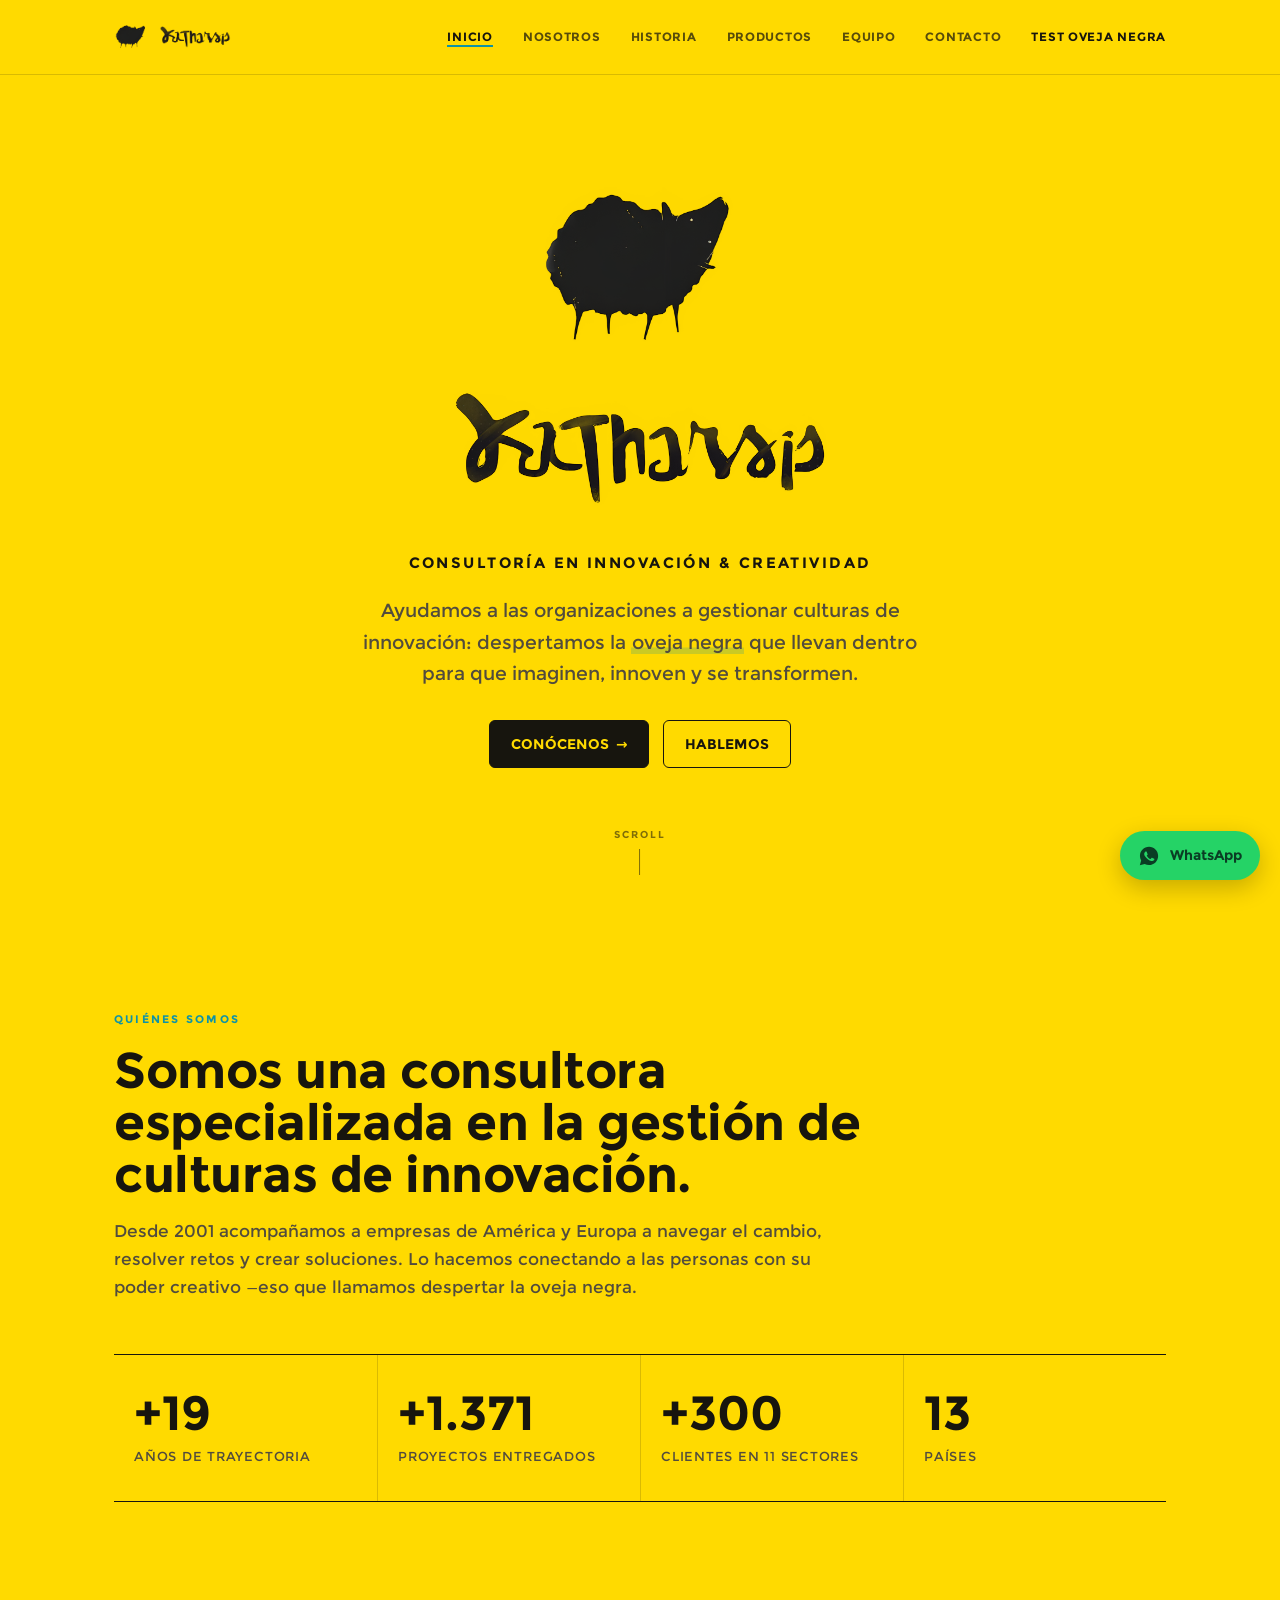
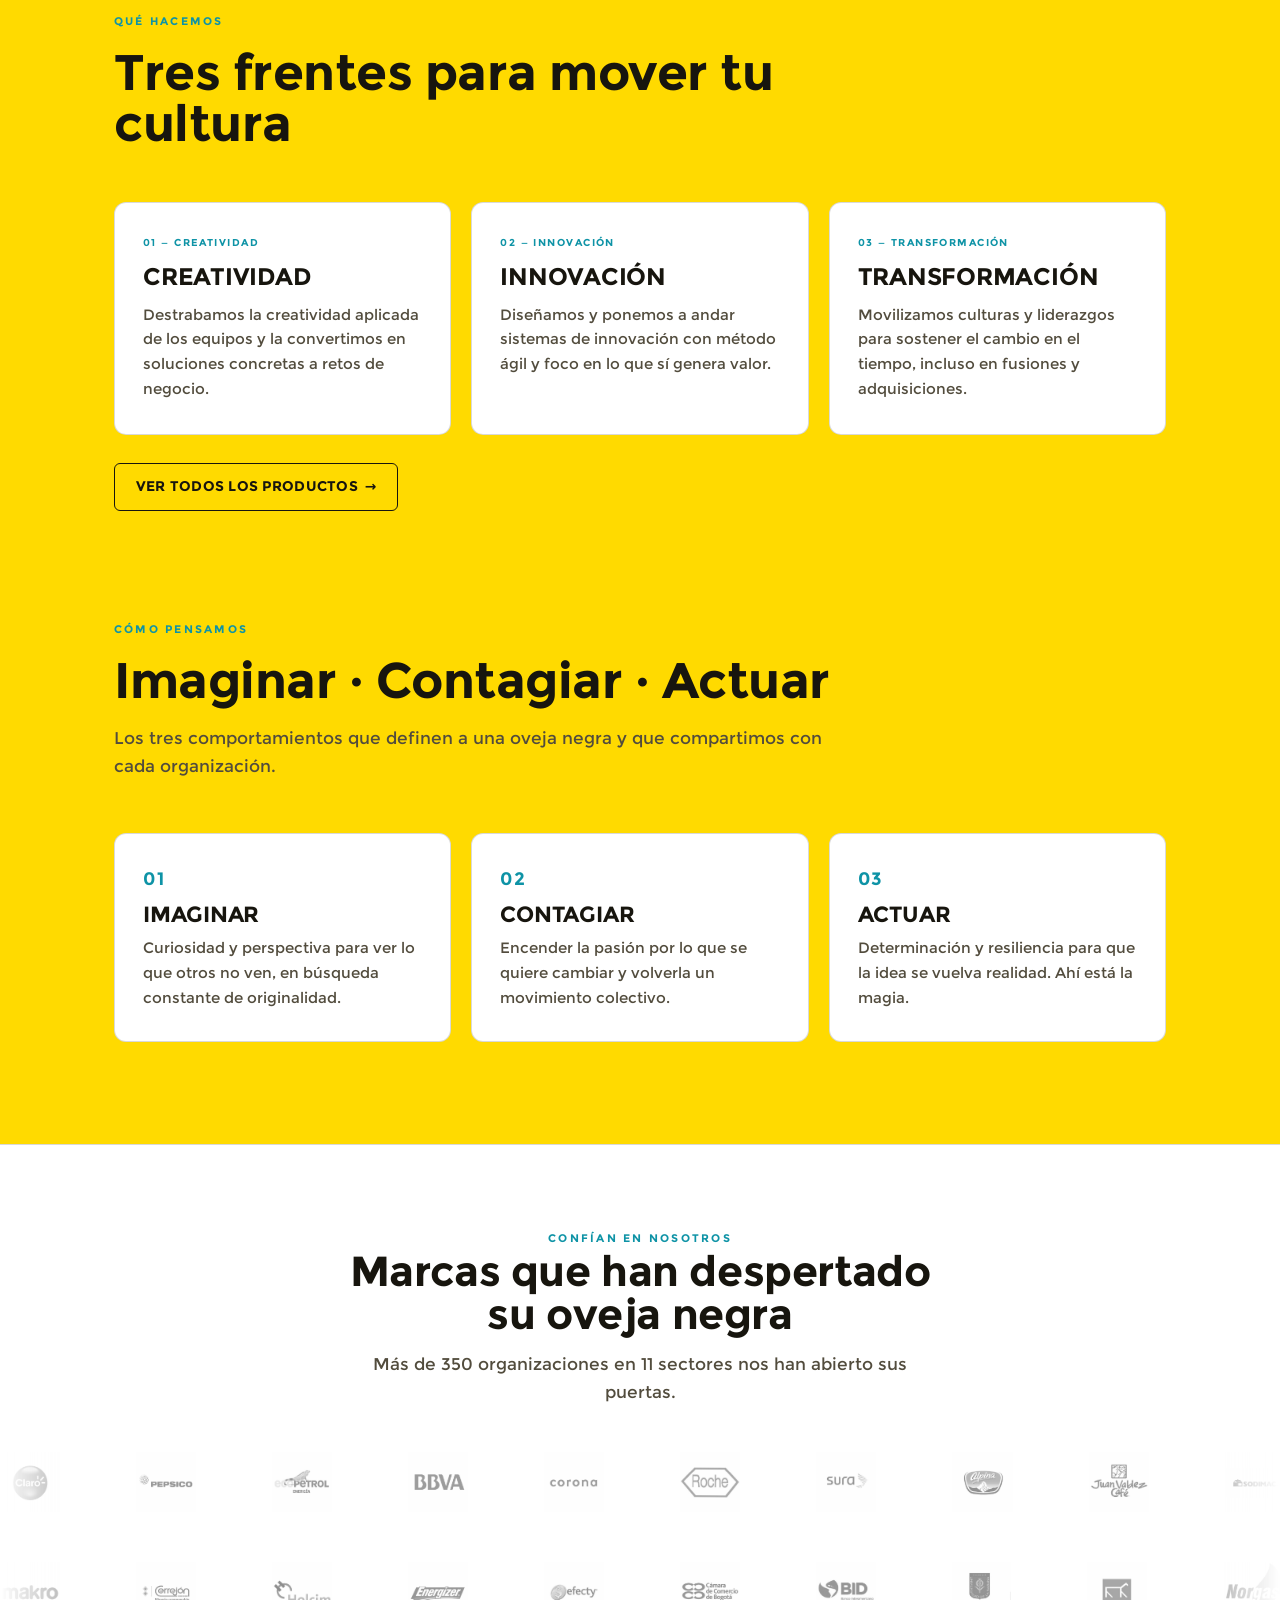
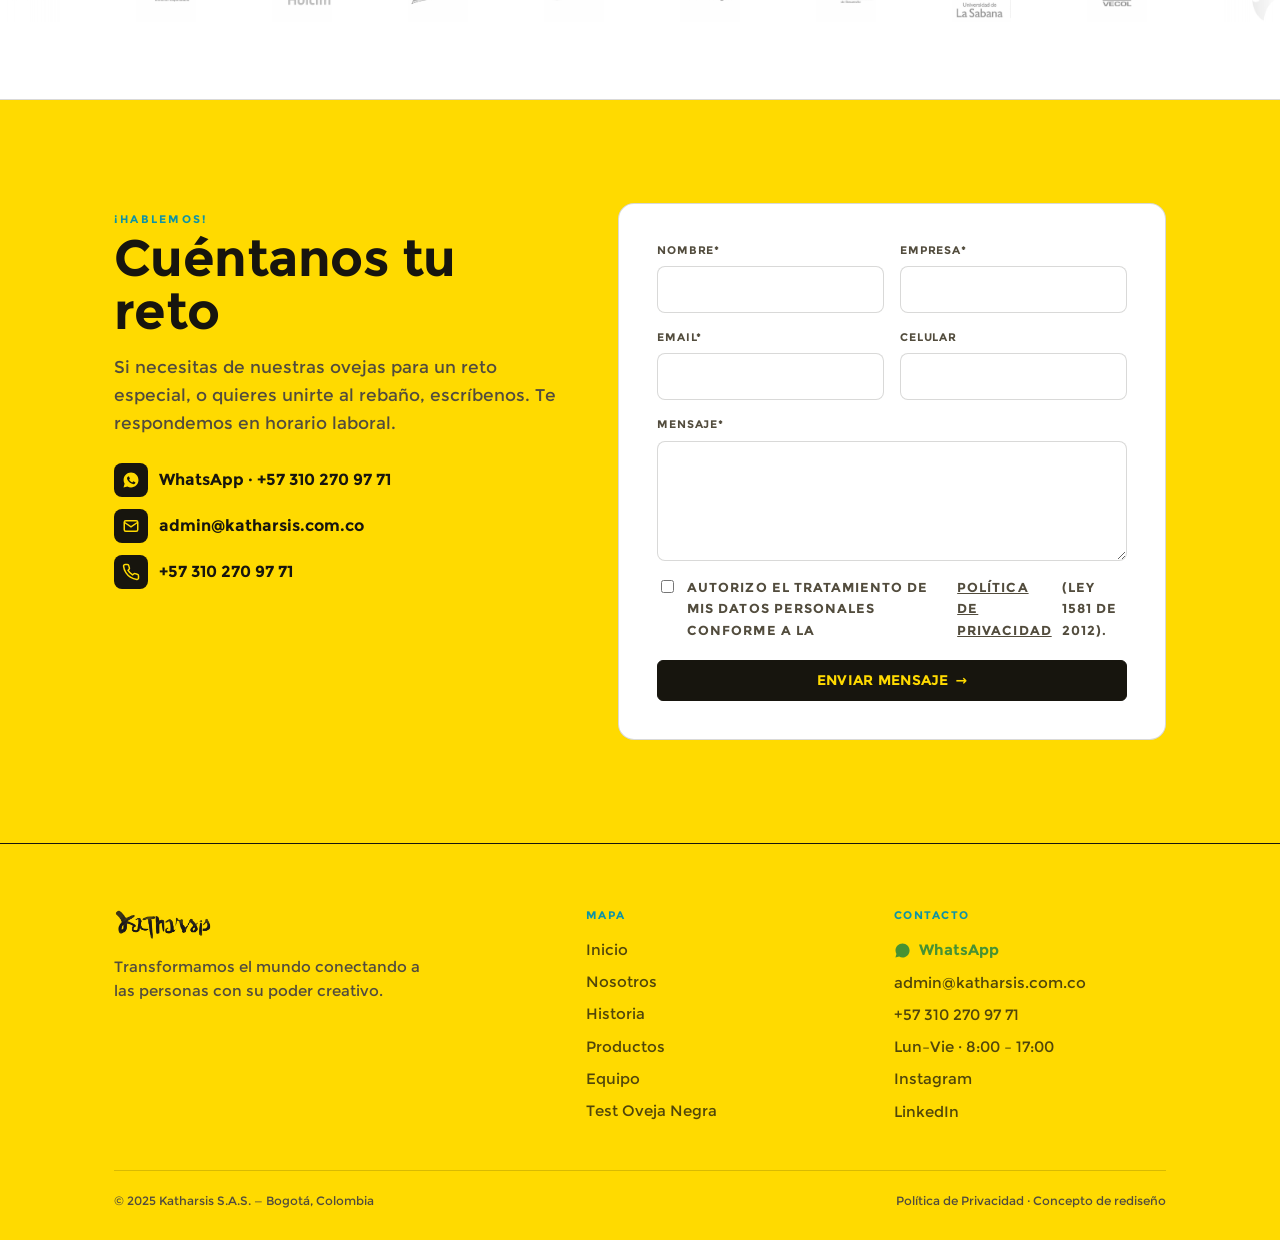
<file: index.html>
<!doctype html>
<html lang="es">
<head>
<meta charset="utf-8">
<meta name="viewport" content="width=device-width, initial-scale=1">
<title>Katharsis — Consultoría en innovación y creatividad</title>
<meta name="description" content="Katharsis es una consultora que se especializa en la gestión de culturas de innovación. Despertamos la oveja negra de las organizaciones.">
<link rel="icon" href="assets/img/favicon.png">
<link rel="stylesheet" href="assets/css/style.css?v=13">
</head>
<body>

<!-- NAV -->
<header class="nav"><div class="wrap nav-inner">
  <a class="brand" href="index.html">
    <img class="mark" src="assets/img/sheep-logo.png" alt="">
    <img class="word" src="assets/img/text-logo.png" alt="Katharsis">
  </a>
  <button class="nav-toggle" aria-label="Abrir menú"><span></span><span></span><span></span></button>
  <nav class="nav-links">
    <a href="index.html" class="active">Inicio</a>
    <a href="descubre-katharsis.html">Nosotros</a>
    <a href="descubre-k.html">Historia</a>
    <a href="productos.html">Productos</a>
    <a href="equipo.html">Equipo</a>
    <a href="#contacto">Contacto</a>
    <a class="nav-cta" href="test-k.html">Test Oveja Negra</a>
  </nav>
</div></header>

<!-- HOME HERO -->
<section class="home-hero">
  <div class="lockup">
    <img class="sheep" src="assets/img/sheep-logo.png" alt="Oveja negra Katharsis">
    <img class="word" src="assets/img/text-logo.png" alt="Katharsis">
  </div>
  <div class="tagline">Consultoría en innovación &amp; creatividad</div>
  <p class="intro">Ayudamos a las organizaciones a gestionar culturas de innovación: despertamos la <span class="hl">oveja negra</span> que llevan dentro para que imaginen, innoven y se transformen.</p>
  <div class="hero-cta">
    <a href="descubre-katharsis.html" class="btn">Conócenos <span class="arw">→</span></a>
    <a href="#contacto" class="btn btn--ghost">Hablemos</a>
  </div>
  <div class="scroll-cue">Scroll</div>
</section>

<!-- QUÉ ES + STATS (con contador) -->
<section class="section"><div class="wrap">
  <div class="section-head reveal">
    <span class="eyebrow">Quiénes somos</span>
    <h2 style="margin-top:14px">Somos una consultora especializada en la gestión de culturas de innovación.</h2>
    <p>Desde 2001 acompañamos a empresas de América y Europa a navegar el cambio, resolver retos y crear soluciones. Lo hacemos conectando a las personas con su poder creativo —eso que llamamos despertar la oveja negra.</p>
  </div>
  <div class="stats reveal" id="stats">
    <div class="s"><div class="n" data-target="22" data-prefix="+">+22</div><div class="l">Años de trayectoria</div></div>
    <div class="s"><div class="n" data-target="1600" data-prefix="+">+1.600</div><div class="l">Proyectos entregados</div></div>
    <div class="s"><div class="n" data-target="350" data-prefix="+">+350</div><div class="l">Clientes en 11 sectores</div></div>
    <div class="s"><div class="n" data-target="15" data-prefix="">15</div><div class="l">Países</div></div>
  </div>
</div></section>

<!-- QUÉ HACEMOS -->
<section class="section"><div class="wrap">
  <div class="section-head reveal">
    <span class="eyebrow">Qué hacemos</span>
    <h2 style="margin-top:14px">Tres frentes para mover tu cultura</h2>
  </div>
  <div class="pillars">
    <div class="pillar reveal" data-delay="0">
      <span class="tag">01 — Creatividad</span>
      <h3>Creatividad</h3>
      <p style="color:var(--ink-soft);font-size:.94rem">Destrabamos la creatividad aplicada de los equipos y la convertimos en soluciones concretas a retos de negocio.</p>
    </div>
    <div class="pillar reveal" data-delay="1">
      <span class="tag">02 — Innovación</span>
      <h3>Innovación</h3>
      <p style="color:var(--ink-soft);font-size:.94rem">Diseñamos y ponemos a andar sistemas de innovación con método ágil y foco en lo que sí genera valor.</p>
    </div>
    <div class="pillar reveal" data-delay="2">
      <span class="tag">03 — Transformación</span>
      <h3>Transformación</h3>
      <p style="color:var(--ink-soft);font-size:.94rem">Movilizamos culturas y liderazgos para sostener el cambio en el tiempo, incluso en fusiones y adquisiciones.</p>
    </div>
  </div>
  <div style="margin-top:28px" class="reveal"><a href="productos.html" class="btn btn--ghost">Ver todos los productos <span class="arw">→</span></a></div>
</div></section>

<!-- MANTRA -->
<section class="section"><div class="wrap">
  <div class="section-head reveal">
    <span class="eyebrow">Cómo pensamos</span>
    <h2 style="margin-top:14px">Imaginar · Contagiar · Actuar</h2>
    <p>Los tres comportamientos que definen a una oveja negra y que compartimos con cada organización.</p>
  </div>
  <div class="mantra">
    <div class="step reveal" data-delay="0"><div class="n">01</div><h3>Imaginar</h3><p>Curiosidad y perspectiva para ver lo que otros no ven, en búsqueda constante de originalidad.</p></div>
    <div class="step reveal" data-delay="1"><div class="n">02</div><h3>Contagiar</h3><p>Encender la pasión por lo que se quiere cambiar y volverla un movimiento colectivo.</p></div>
    <div class="step reveal" data-delay="2"><div class="n">03</div><h3>Actuar</h3><p>Determinación y resiliencia para que la idea se vuelva realidad. Ahí está la magia.</p></div>
  </div>
</div></section>

<!-- CLIENTES / MARCAS -->
<section class="clients">
  <div class="wrap"><div class="lead reveal">
    <span class="eyebrow">Confían en nosotros</span>
    <h2>Marcas que han despertado su oveja negra</h2>
    <p>Más de 350 organizaciones en 11 sectores nos han abierto sus puertas.</p>
  </div></div>

  <div class="logo-marquee"><div class="logo-track">
    <img src="assets/img/clients/claro.jpg" alt="Claro"><img src="assets/img/clients/pepsico.jpg" alt="PepsiCo"><img src="assets/img/clients/ecopetrol.jpg" alt="Ecopetrol"><img src="assets/img/clients/bbva.jpg" alt="BBVA"><img src="assets/img/clients/corona.jpg" alt="Corona"><img src="assets/img/clients/roche.jpg" alt="Roche"><img src="assets/img/clients/sura.jpg" alt="Sura"><img src="assets/img/clients/alpina.jpg" alt="Alpina"><img src="assets/img/clients/juan_valdez.jpg" alt="Juan Valdez"><img src="assets/img/clients/sodimac.jpg" alt="Sodimac"><img src="assets/img/clients/cine_colombia.jpg" alt="Cine Colombia"><img src="assets/img/clients/kimberly.jpg" alt="Kimberly-Clark">
    <img src="assets/img/clients/claro.jpg" alt="" aria-hidden="true"><img src="assets/img/clients/pepsico.jpg" alt="" aria-hidden="true"><img src="assets/img/clients/ecopetrol.jpg" alt="" aria-hidden="true"><img src="assets/img/clients/bbva.jpg" alt="" aria-hidden="true"><img src="assets/img/clients/corona.jpg" alt="" aria-hidden="true"><img src="assets/img/clients/roche.jpg" alt="" aria-hidden="true"><img src="assets/img/clients/sura.jpg" alt="" aria-hidden="true"><img src="assets/img/clients/alpina.jpg" alt="" aria-hidden="true"><img src="assets/img/clients/juan_valdez.jpg" alt="" aria-hidden="true"><img src="assets/img/clients/sodimac.jpg" alt="" aria-hidden="true"><img src="assets/img/clients/cine_colombia.jpg" alt="" aria-hidden="true"><img src="assets/img/clients/kimberly.jpg" alt="" aria-hidden="true">
  </div></div>

  <div class="logo-marquee"><div class="logo-track rev">
    <img src="assets/img/clients/makro.jpg" alt="Makro"><img src="assets/img/clients/cerrejon.jpg" alt="Cerrejón"><img src="assets/img/clients/holcim.jpg" alt="Holcim"><img src="assets/img/clients/energizer.jpg" alt="Energizer"><img src="assets/img/clients/efecty.jpg" alt="Efecty"><img src="assets/img/clients/camara.jpg" alt="Cámara de Comercio de Bogotá"><img src="assets/img/clients/bid.jpg" alt="BID"><img src="assets/img/clients/la_sabana.jpg" alt="Universidad de La Sabana"><img src="assets/img/clients/vecol.jpg" alt="Vecol"><img src="assets/img/clients/norgas.jpg" alt="Norgas"><img src="assets/img/clients/seguros.jpg" alt="Seguros del Estado"><img src="assets/img/clients/inversiones.jpg" alt="Inversiones del Nordeste">
    <img src="assets/img/clients/makro.jpg" alt="" aria-hidden="true"><img src="assets/img/clients/cerrejon.jpg" alt="" aria-hidden="true"><img src="assets/img/clients/holcim.jpg" alt="" aria-hidden="true"><img src="assets/img/clients/energizer.jpg" alt="" aria-hidden="true"><img src="assets/img/clients/efecty.jpg" alt="" aria-hidden="true"><img src="assets/img/clients/camara.jpg" alt="" aria-hidden="true"><img src="assets/img/clients/bid.jpg" alt="" aria-hidden="true"><img src="assets/img/clients/la_sabana.jpg" alt="" aria-hidden="true"><img src="assets/img/clients/vecol.jpg" alt="" aria-hidden="true"><img src="assets/img/clients/norgas.jpg" alt="" aria-hidden="true"><img src="assets/img/clients/seguros.jpg" alt="" aria-hidden="true"><img src="assets/img/clients/inversiones.jpg" alt="" aria-hidden="true">
  </div></div>
</section>

<!-- CONTACTO / FORMULARIO -->
<section class="contact" id="contacto"><div class="wrap">
  <div class="contact-grid">
    <div class="contact-aside reveal">
      <span class="eyebrow">¡Hablemos!</span>
      <h2>Cuéntanos tu reto</h2>
      <p>Si necesitas de nuestras ovejas para un reto especial, o quieres unirte al rebaño, escríbenos. Te respondemos en horario laboral.</p>
      <div class="chan">
        <a href="https://wa.me/573102709771?text=Hola%20Katharsis%2C%20quiero%20hablar%20sobre%20un%20reto%20de%20innovaci%C3%B3n." target="_blank" rel="noopener">
          <span class="ic"><svg viewBox="0 0 24 24" fill="currentColor"><path d="M12.04 2C6.58 2 2.13 6.45 2.13 11.91c0 1.75.46 3.45 1.32 4.95L2 22l5.25-1.38a9.9 9.9 0 0 0 4.79 1.22h.01c5.46 0 9.9-4.45 9.9-9.91C21.95 6.45 17.5 2 12.04 2zm5.8 14.16c-.24.68-1.42 1.3-1.95 1.35-.5.05-.98.24-3.3-.69-2.79-1.1-4.55-3.96-4.69-4.15-.14-.19-1.12-1.49-1.12-2.84s.71-2.02.96-2.29c.24-.27.53-.34.71-.34.18 0 .35 0 .5.01.16.01.38-.06.59.45.24.58.81 2 .88 2.14.07.14.12.31.02.5-.09.19-.14.31-.28.48-.14.17-.29.37-.42.5-.14.14-.28.29-.12.57.16.28.72 1.19 1.55 1.93 1.06.95 1.96 1.24 2.24 1.38.28.14.44.12.6-.07.16-.19.69-.81.87-1.09.18-.28.36-.23.6-.14.24.09 1.55.73 1.81.86.27.14.44.21.51.32.07.12.07.68-.17 1.36z"/></svg></span>
          WhatsApp · +57 310 270 97 71
        </a>
        <a href="mailto:admin@katharsis.com.co">
          <span class="ic"><svg viewBox="0 0 24 24" fill="none" stroke="currentColor" stroke-width="2"><rect x="3" y="5" width="18" height="14" rx="2"/><path d="m3 7 9 6 9-6"/></svg></span>
          admin@katharsis.com.co
        </a>
        <a href="tel:+573102709771">
          <span class="ic"><svg viewBox="0 0 24 24" fill="none" stroke="currentColor" stroke-width="2" stroke-linecap="round"><path d="M22 16.9v3a2 2 0 0 1-2.2 2 19.8 19.8 0 0 1-8.6-3.1 19.5 19.5 0 0 1-6-6 19.8 19.8 0 0 1-3.1-8.7A2 2 0 0 1 4.1 2h3a2 2 0 0 1 2 1.7c.1.9.4 1.8.7 2.7a2 2 0 0 1-.5 2.1L8.1 9.9a16 16 0 0 0 6 6l1.4-1.2a2 2 0 0 1 2.1-.5c.9.3 1.8.6 2.7.7a2 2 0 0 1 1.7 2z"/></svg></span>
          +57 310 270 97 71
        </a>
      </div>
    </div>

    <form class="kform reveal" id="kform" data-endpoint="https://formspree.io/f/TU_ID_FORMSPREE" novalidate>
      <div class="row2">
        <div class="field"><label for="f-nombre">Nombre*</label><input id="f-nombre" name="nombre" type="text" autocomplete="name" required></div>
        <div class="field"><label for="f-empresa">Empresa*</label><input id="f-empresa" name="empresa" type="text" autocomplete="organization" required></div>
      </div>
      <div class="row2">
        <div class="field"><label for="f-email">Email*</label><input id="f-email" name="email" type="email" autocomplete="email" required></div>
        <div class="field"><label for="f-celular">Celular</label><input id="f-celular" name="celular" type="tel" autocomplete="tel"></div>
      </div>
      <div class="field"><label for="f-mensaje">Mensaje*</label><textarea id="f-mensaje" name="mensaje" required></textarea></div>
      <!-- honeypot anti-spam (oculto) -->
      <div class="hp" aria-hidden="true"><label>No llenar este campo</label><input name="_gotcha" tabindex="-1" autocomplete="off"></div>
      <label class="consent"><input type="checkbox" name="consent" required> Autorizo el tratamiento de mis datos personales conforme a la <a href="privacidad.html" target="_blank" rel="noopener">Política de Privacidad</a> (Ley 1581 de 2012).</label>
      <button type="submit" class="btn">Enviar mensaje <span class="arw">→</span></button>
      <div class="form-msg" id="form-msg" role="status" aria-live="polite"></div>
    </form>
  </div>
</div></section>

<!-- FOOTER -->
<footer><div class="wrap">
  <div class="foot">
    <div class="col-brand">
      <img class="word" src="assets/img/text-logo.png" alt="Katharsis">
      <p class="mis">Transformamos el mundo conectando a las personas con su poder creativo.</p>
    </div>
    <div>
      <h4>Mapa</h4>
      <a href="index.html">Inicio</a>
      <a href="descubre-katharsis.html">Nosotros</a>
      <a href="descubre-k.html">Historia</a>
      <a href="productos.html">Productos</a>
      <a href="equipo.html">Equipo</a>
      <a href="test-k.html">Test Oveja Negra</a>
    </div>
    <div>
      <h4>Contacto</h4>
      <a class="wa" href="https://wa.me/573102709771?text=Hola%20Katharsis%2C%20quiero%20hablar%20sobre%20un%20reto%20de%20innovaci%C3%B3n." target="_blank" rel="noopener"><svg viewBox="0 0 24 24" fill="currentColor"><path d="M12.04 2C6.58 2 2.13 6.45 2.13 11.91c0 1.75.46 3.45 1.32 4.95L2 22l5.25-1.38a9.9 9.9 0 0 0 4.79 1.22h.01c5.46 0 9.9-4.45 9.9-9.91C21.95 6.45 17.5 2 12.04 2z"/></svg>WhatsApp</a>
      <a href="mailto:admin@katharsis.com.co">admin@katharsis.com.co</a>
      <a href="tel:+573102709771">+57 310 270 97 71</a>
      <a>Lun–Vie · 8:00 – 17:00</a>
      <a href="https://www.instagram.com/katharsisdescubre_/" target="_blank" rel="noopener">Instagram</a>
      <a href="https://co.linkedin.com/company/katharsis-creatividad" target="_blank" rel="noopener">LinkedIn</a>
    </div>
  </div>
  <div class="foot-bottom">
    <span>© 2025 Katharsis S.A.S. — Bogotá, Colombia</span>
    <span><a href="privacidad.html">Política de Privacidad</a> · Concepto de rediseño</span>
  </div>
</div></footer>

<!-- WhatsApp flotante -->
<a class="wa-fab" href="https://wa.me/573102709771?text=Hola%20Katharsis%2C%20quiero%20hablar%20sobre%20un%20reto%20de%20innovaci%C3%B3n." target="_blank" rel="noopener" aria-label="Escríbenos por WhatsApp">
  <svg viewBox="0 0 24 24" fill="currentColor"><path d="M12.04 2C6.58 2 2.13 6.45 2.13 11.91c0 1.75.46 3.45 1.32 4.95L2 22l5.25-1.38a9.9 9.9 0 0 0 4.79 1.22h.01c5.46 0 9.9-4.45 9.9-9.91C21.95 6.45 17.5 2 12.04 2zm5.8 14.16c-.24.68-1.42 1.3-1.95 1.35-.5.05-.98.24-3.3-.69-2.79-1.1-4.55-3.96-4.69-4.15-.14-.19-1.12-1.49-1.12-2.84s.71-2.02.96-2.29c.24-.27.53-.34.71-.34.18 0 .35 0 .5.01.16.01.38-.06.59.45.24.58.81 2 .88 2.14.07.14.12.31.02.5-.09.19-.14.31-.28.48-.14.17-.29.37-.42.5-.14.14-.28.29-.12.57.16.28.72 1.19 1.55 1.93 1.06.95 1.96 1.24 2.24 1.38.28.14.44.12.6-.07.16-.19.69-.81.87-1.09.18-.28.36-.23.6-.14.24.09 1.55.73 1.81.86.27.14.44.21.51.32.07.12.07.68-.17 1.36z"/></svg>
  <span class="lbl">WhatsApp</span>
</a>

<script src="assets/js/main.js?v=13"></script>
</body>
</html>
</file>
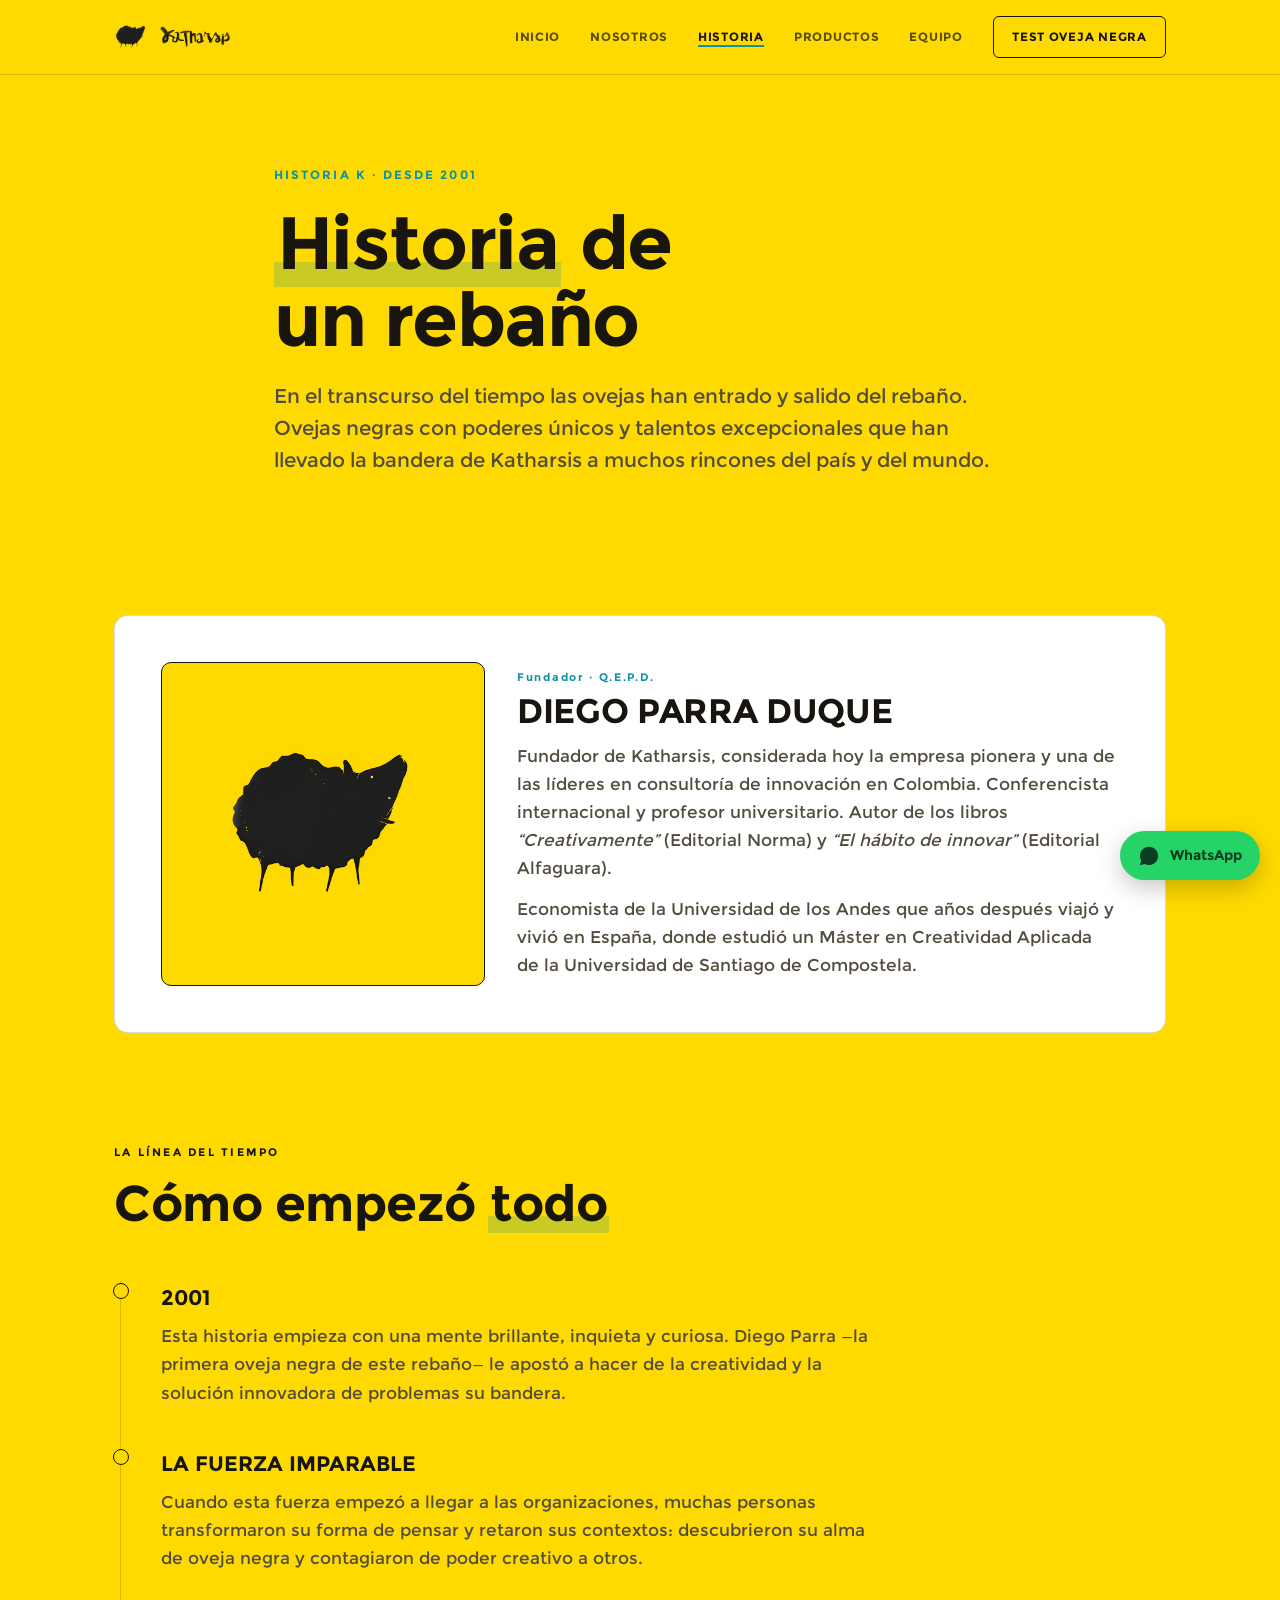
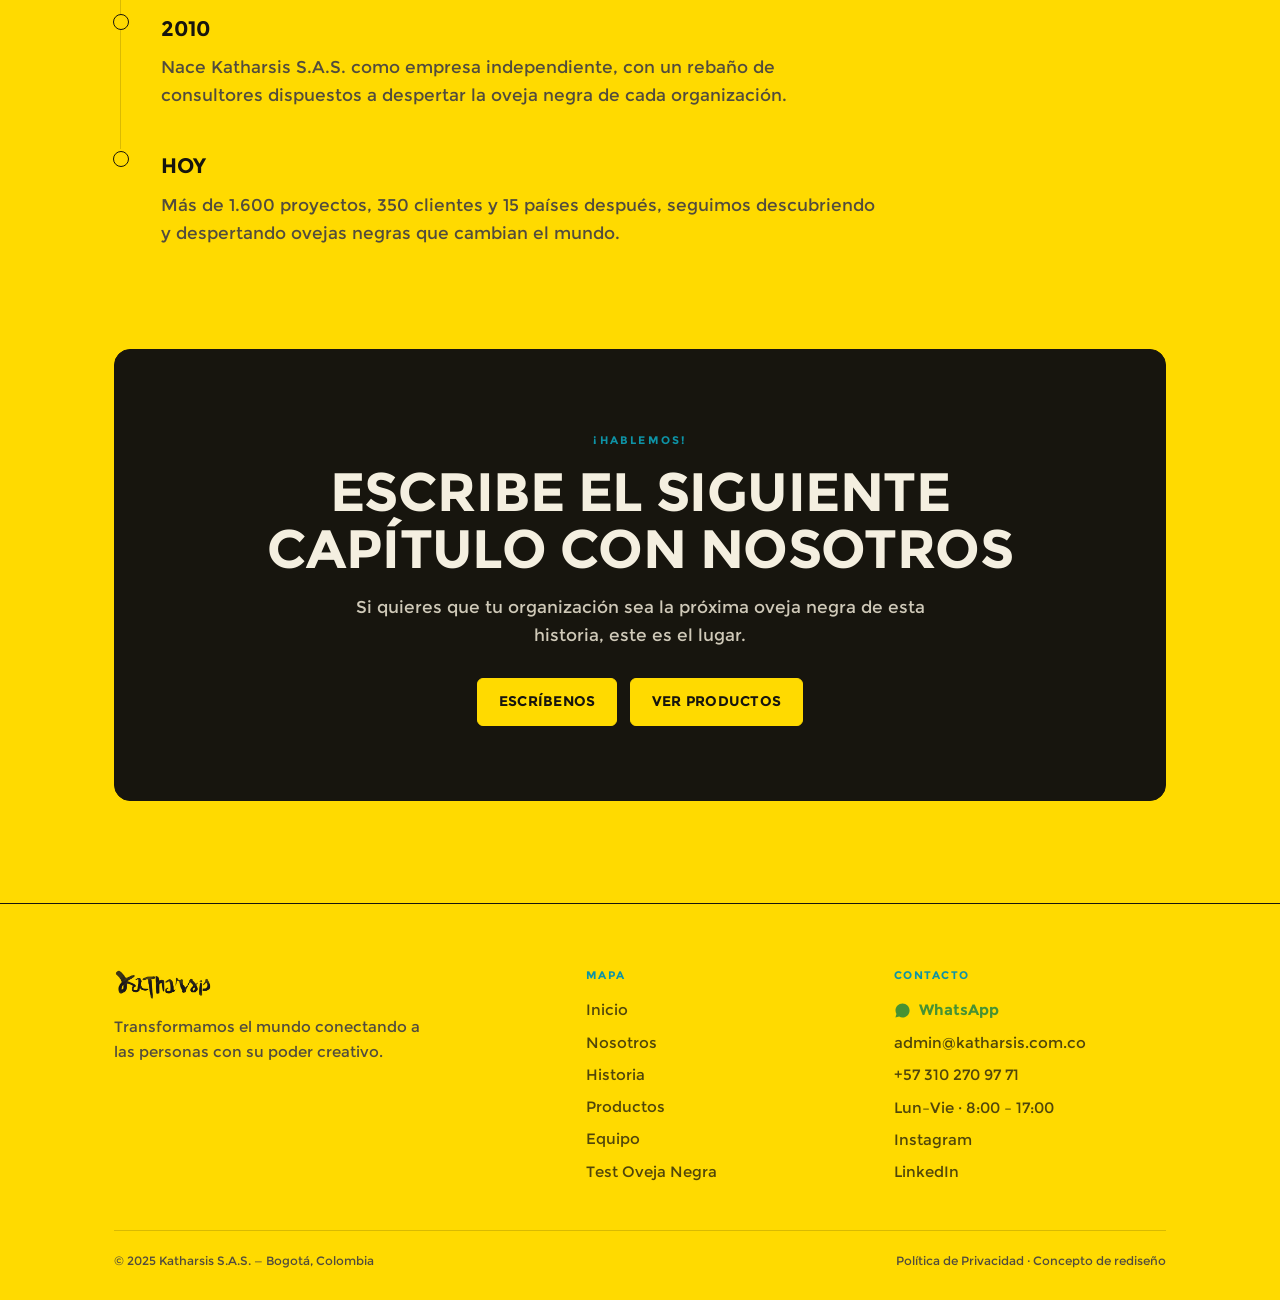
<file: descubre-k.html>
<!doctype html>
<html lang="es">
<head>
<meta charset="utf-8">
<meta name="viewport" content="width=device-width, initial-scale=1">
<title>Historia — Descubre K</title>
<meta name="description" content="La historia de Katharsis empieza en 2001 con Diego Parra, la primera oveja negra del rebaño.">
<link rel="icon" href="assets/img/favicon.png">
<link rel="stylesheet" href="assets/css/style.css?v=13">
</head>
<body>

<header class="nav"><div class="wrap nav-inner">
  <a class="brand" href="index.html">
    <img class="mark" src="assets/img/sheep-logo.png" alt="">
    <img class="word" src="assets/img/text-logo.png" alt="Katharsis">
  </a>
  <button class="nav-toggle" aria-label="Abrir menú"><span></span><span></span><span></span></button>
  <nav class="nav-links">
    <a href="index.html">Inicio</a>
    <a href="descubre-katharsis.html">Nosotros</a>
    <a href="descubre-k.html" class="active">Historia</a>
    <a href="productos.html">Productos</a>
    <a href="equipo.html">Equipo</a>
    <a class="btn btn--teal nav-cta" href="test-k.html">Test Oveja Negra</a>
  </nav>
</div></header>

<!-- HERO -->
<section class="hero"><div class="wrap hero-grid">
  <div class="hero-copy">
    <span class="kicker">Historia K · desde 2001</span>
    <h1><span class="line"><span class="hl">Historia</span> de</span><span class="line">un rebaño</span></h1>
    <p class="sub">En el transcurso del tiempo las ovejas han entrado y salido del rebaño. Ovejas negras con poderes únicos y talentos excepcionales que han llevado la bandera de Katharsis a muchos rincones del país y del mundo.</p>
  </div>
  <div class="hero-sheep-wrap">
    <span class="disc"></span>
    <img src="assets/img/sheep-logo.png" alt="Oveja negra Katharsis">
  </div>
</div></section>

<!-- FUNDADOR -->
<section class="section"><div class="wrap">
  <div class="founder reveal">
    <div class="ph"><img src="assets/img/sheep-logo.png" alt="Diego Parra"></div>
    <div>
      <div class="qepd">Fundador · Q.E.P.D.</div>
      <h3>Diego Parra Duque</h3>
      <p>Fundador de Katharsis, considerada hoy la empresa pionera y una de las líderes en consultoría de innovación en Colombia. Conferencista internacional y profesor universitario. Autor de los libros <em>“Creativamente”</em> (Editorial Norma) y <em>“El hábito de innovar”</em> (Editorial Alfaguara).</p>
      <p>Economista de la Universidad de los Andes que años después viajó y vivió en España, donde estudió un Máster en Creatividad Aplicada de la Universidad de Santiago de Compostela.</p>
    </div>
  </div>
</div></section>

<!-- TIMELINE -->
<section class="section" style="padding-top:0"><div class="wrap">
  <div class="section-head reveal">
    <span class="eyebrow" style="color:var(--teal-deep)">La línea del tiempo</span>
    <h2 style="margin-top:14px">Cómo empezó <span class="hl">todo</span></h2>
  </div>
  <div class="timeline">
    <div class="tl-item reveal" data-delay="0"><div class="yr">2001</div><p>Esta historia empieza con una mente brillante, inquieta y curiosa. Diego Parra —la primera oveja negra de este rebaño— le apostó a hacer de la creatividad y la solución innovadora de problemas su bandera.</p></div>
    <div class="tl-item reveal" data-delay="1"><div class="yr">La fuerza imparable</div><p>Cuando esta fuerza empezó a llegar a las organizaciones, muchas personas transformaron su forma de pensar y retaron sus contextos: descubrieron su alma de oveja negra y contagiaron de poder creativo a otros.</p></div>
    <div class="tl-item reveal" data-delay="2"><div class="yr">2010</div><p>Nace Katharsis S.A.S. como empresa independiente, con un rebaño de consultores dispuestos a despertar la oveja negra de cada organización.</p></div>
    <div class="tl-item reveal" data-delay="3"><div class="yr">Hoy</div><p>Más de 1.600 proyectos, 350 clientes y 15 países después, seguimos descubriendo y despertando ovejas negras que cambian el mundo.</p></div>
  </div>
</div></section>

<!-- HABLEMOS -->
<section class="section" style="padding-top:0"><div class="wrap">
  <div class="hablemos reveal">
    <img class="sheepbg" src="assets/img/sheep-logo.png" alt="">
    <span class="eyebrow" style="color:var(--teal)">¡Hablemos!</span>
    <h2 style="margin-top:12px">Escribe el siguiente capítulo con nosotros</h2>
    <p>Si quieres que tu organización sea la próxima oveja negra de esta historia, este es el lugar.</p>
    <div class="row"><a href="mailto:admin@katharsis.com.co" class="btn">Escríbenos</a><a href="productos.html" class="btn">Ver productos</a></div>
  </div>
</div></section>

<footer id="contacto"><div class="wrap">
  <div class="foot">
    <div><img class="word" src="assets/img/text-logo.png" alt="Katharsis"><p class="mis">Transformamos el mundo conectando a las personas con su poder creativo.</p></div>
    <div><h4 class="eyebrow">Mapa</h4><a href="index.html">Inicio</a><a href="descubre-katharsis.html">Nosotros</a><a href="descubre-k.html">Historia</a><a href="productos.html">Productos</a><a href="equipo.html">Equipo</a><a href="test-k.html">Test Oveja Negra</a></div>
    <div><h4 class="eyebrow">Contacto</h4><a class="wa" href="https://wa.me/573102709771?text=Hola%20Katharsis%2C%20quiero%20hablar%20sobre%20un%20reto%20de%20innovaci%C3%B3n." target="_blank" rel="noopener"><svg viewBox="0 0 24 24" fill="currentColor"><path d="M12.04 2C6.58 2 2.13 6.45 2.13 11.91c0 1.75.46 3.45 1.32 4.95L2 22l5.25-1.38a9.9 9.9 0 0 0 4.79 1.22h.01c5.46 0 9.9-4.45 9.9-9.91C21.95 6.45 17.5 2 12.04 2z"/></svg>WhatsApp</a><a href="mailto:admin@katharsis.com.co">admin@katharsis.com.co</a><a href="tel:+573102709771">+57 310 270 97 71</a><a>Lun–Vie · 8:00 – 17:00</a><a href="https://www.instagram.com/katharsisdescubre_/" target="_blank" rel="noopener">Instagram</a><a href="https://co.linkedin.com/company/katharsis-creatividad" target="_blank" rel="noopener">LinkedIn</a></div>
  </div>
  <div class="foot-bottom"><span>© 2025 Katharsis S.A.S. — Bogotá, Colombia</span><span><a href="privacidad.html">Política de Privacidad</a> · Concepto de rediseño</span></div>
</div></footer>

<a class="wa-fab" href="https://wa.me/573102709771?text=Hola%20Katharsis%2C%20quiero%20hablar%20sobre%20un%20reto%20de%20innovaci%C3%B3n." target="_blank" rel="noopener" aria-label="Escríbenos por WhatsApp"><svg viewBox="0 0 24 24" fill="currentColor"><path d="M12.04 2C6.58 2 2.13 6.45 2.13 11.91c0 1.75.46 3.45 1.32 4.95L2 22l5.25-1.38a9.9 9.9 0 0 0 4.79 1.22h.01c5.46 0 9.9-4.45 9.9-9.91C21.95 6.45 17.5 2 12.04 2z"/></svg><span class="lbl">WhatsApp</span></a>
<script src="assets/js/main.js?v=13"></script>
</body>
</html>
</file>
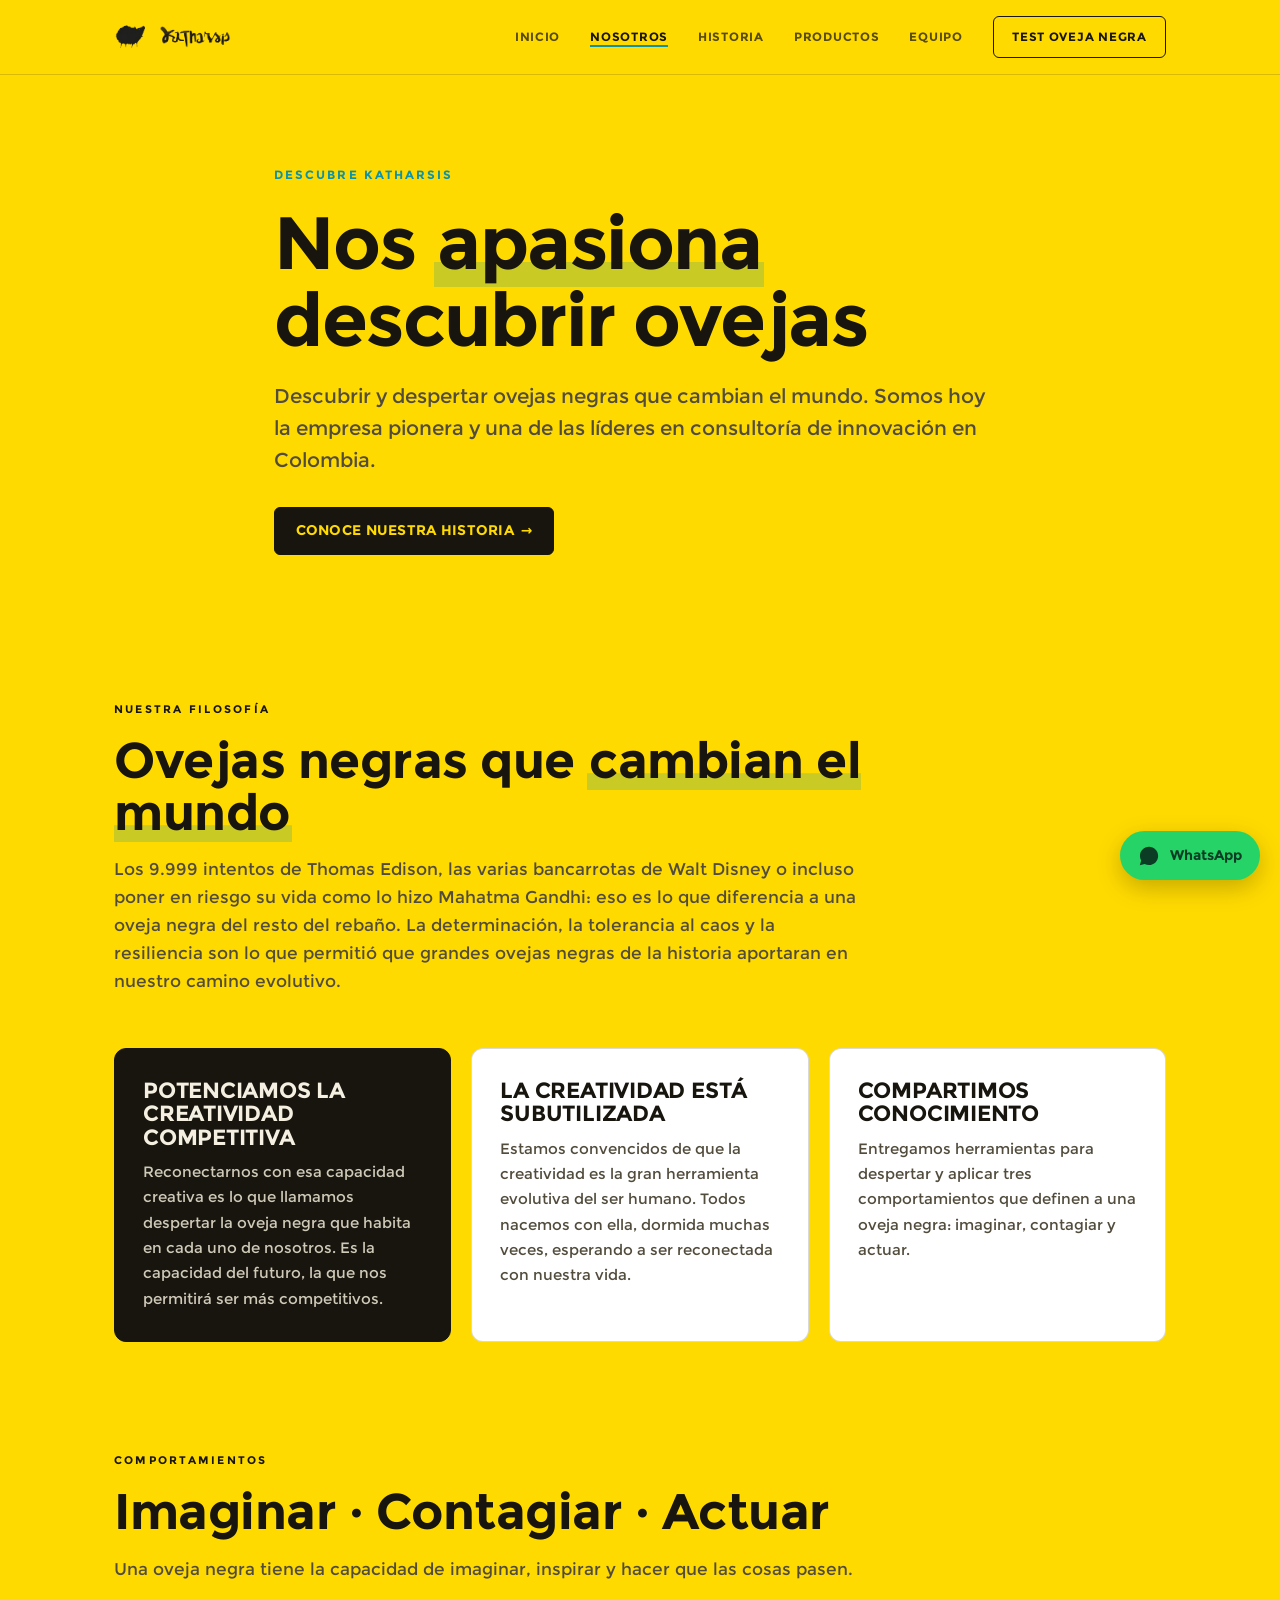
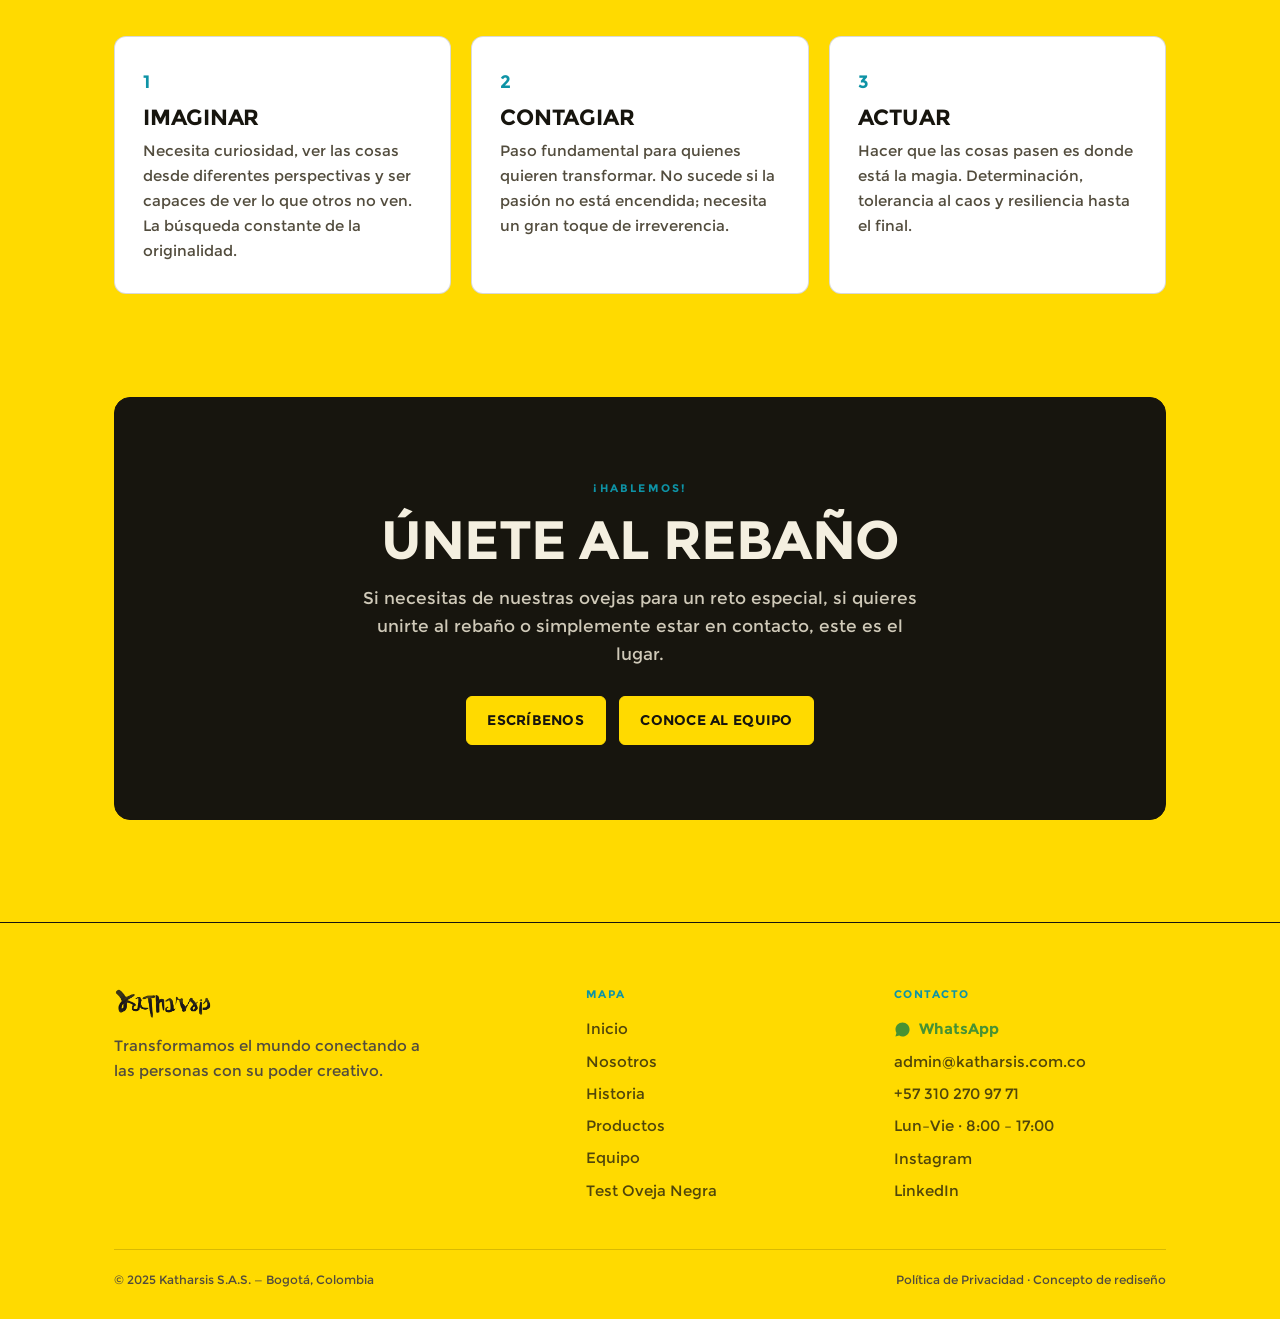
<file: descubre-katharsis.html>
<!doctype html>
<html lang="es">
<head>
<meta charset="utf-8">
<meta name="viewport" content="width=device-width, initial-scale=1">
<title>Nosotros — Descubre Katharsis</title>
<meta name="description" content="Nos apasiona descubrir y despertar ovejas negras que cambian el mundo.">
<link rel="icon" href="assets/img/favicon.png">
<link rel="stylesheet" href="assets/css/style.css?v=13">
</head>
<body>

<header class="nav"><div class="wrap nav-inner">
  <a class="brand" href="index.html">
    <img class="mark" src="assets/img/sheep-logo.png" alt="">
    <img class="word" src="assets/img/text-logo.png" alt="Katharsis">
  </a>
  <button class="nav-toggle" aria-label="Abrir menú"><span></span><span></span><span></span></button>
  <nav class="nav-links">
    <a href="index.html">Inicio</a>
    <a href="descubre-katharsis.html" class="active">Nosotros</a>
    <a href="descubre-k.html">Historia</a>
    <a href="productos.html">Productos</a>
    <a href="equipo.html">Equipo</a>
    <a class="btn btn--teal nav-cta" href="test-k.html">Test Oveja Negra</a>
  </nav>
</div></header>

<!-- HERO -->
<section class="hero"><div class="wrap hero-grid">
  <div class="hero-copy">
    <span class="kicker">Descubre Katharsis</span>
    <h1><span class="line">Nos <span class="hl">apasiona</span></span><span class="line">descubrir ovejas</span></h1>
    <p class="sub">Descubrir y despertar ovejas negras que cambian el mundo. Somos hoy la empresa pionera y una de las líderes en consultoría de innovación en Colombia.</p>
    <div class="hero-cta"><a href="descubre-k.html" class="btn">Conoce nuestra historia <span class="arw">→</span></a></div>
  </div>
  <div class="hero-sheep-wrap">
    <span class="disc"></span>
    <img src="assets/img/sheep-logo.png" alt="Oveja negra Katharsis">
  </div>
</div></section>

<!-- OVEJAS QUE CAMBIAN EL MUNDO -->
<section class="section"><div class="wrap">
  <div class="section-head reveal">
    <span class="eyebrow" style="color:var(--teal-deep)">Nuestra filosofía</span>
    <h2 style="margin-top:14px">Ovejas negras que <span class="hl">cambian el mundo</span></h2>
    <p>Los 9.999 intentos de Thomas Edison, las varias bancarrotas de Walt Disney o incluso poner en riesgo su vida como lo hizo Mahatma Gandhi: eso es lo que diferencia a una oveja negra del resto del rebaño. La determinación, la tolerancia al caos y la resiliencia son lo que permitió que grandes ovejas negras de la historia aportaran en nuestro camino evolutivo.</p>
  </div>
  <div class="pillars">
    <div class="card card--ink lift reveal" data-delay="0"><h3>Potenciamos la creatividad competitiva</h3><p>Reconectarnos con esa capacidad creativa es lo que llamamos despertar la oveja negra que habita en cada uno de nosotros. Es la capacidad del futuro, la que nos permitirá ser más competitivos.</p></div>
    <div class="card card--teal lift reveal" data-delay="1"><h3>La creatividad está subutilizada</h3><p>Estamos convencidos de que la creatividad es la gran herramienta evolutiva del ser humano. Todos nacemos con ella, dormida muchas veces, esperando a ser reconectada con nuestra vida.</p></div>
    <div class="card card--purple lift reveal" data-delay="2"><h3>Compartimos conocimiento</h3><p>Entregamos herramientas para despertar y aplicar tres comportamientos que definen a una oveja negra: imaginar, contagiar y actuar.</p></div>
  </div>
</div></section>

<!-- MANTRA -->
<section class="section" style="padding-top:0"><div class="wrap">
  <div class="section-head reveal">
    <span class="eyebrow" style="color:var(--teal-deep)">Comportamientos</span>
    <h2 style="margin-top:14px">Imaginar · Contagiar · Actuar</h2>
    <p>Una oveja negra tiene la capacidad de imaginar, inspirar y hacer que las cosas pasen.</p>
  </div>
  <div class="mantra">
    <div class="step reveal" data-delay="0"><div class="n">1</div><h3>Imaginar</h3><p>Necesita curiosidad, ver las cosas desde diferentes perspectivas y ser capaces de ver lo que otros no ven. La búsqueda constante de la originalidad.</p></div>
    <div class="step reveal" data-delay="1"><div class="n">2</div><h3>Contagiar</h3><p>Paso fundamental para quienes quieren transformar. No sucede si la pasión no está encendida; necesita un gran toque de irreverencia.</p></div>
    <div class="step reveal" data-delay="2"><div class="n">3</div><h3>Actuar</h3><p>Hacer que las cosas pasen es donde está la magia. Determinación, tolerancia al caos y resiliencia hasta el final.</p></div>
  </div>
</div></section>

<!-- HABLEMOS -->
<section class="section" style="padding-top:0"><div class="wrap">
  <div class="hablemos reveal">
    <img class="sheepbg" src="assets/img/sheep-logo.png" alt="">
    <span class="eyebrow" style="color:var(--teal)">¡Hablemos!</span>
    <h2 style="margin-top:12px">Únete al rebaño</h2>
    <p>Si necesitas de nuestras ovejas para un reto especial, si quieres unirte al rebaño o simplemente estar en contacto, este es el lugar.</p>
    <div class="row"><a href="mailto:admin@katharsis.com.co" class="btn">Escríbenos</a><a href="equipo.html" class="btn">Conoce al equipo</a></div>
  </div>
</div></section>

<footer id="contacto"><div class="wrap">
  <div class="foot">
    <div><img class="word" src="assets/img/text-logo.png" alt="Katharsis"><p class="mis">Transformamos el mundo conectando a las personas con su poder creativo.</p></div>
    <div><h4 class="eyebrow">Mapa</h4><a href="index.html">Inicio</a><a href="descubre-katharsis.html">Nosotros</a><a href="descubre-k.html">Historia</a><a href="productos.html">Productos</a><a href="equipo.html">Equipo</a><a href="test-k.html">Test Oveja Negra</a></div>
    <div><h4 class="eyebrow">Contacto</h4><a class="wa" href="https://wa.me/573102709771?text=Hola%20Katharsis%2C%20quiero%20hablar%20sobre%20un%20reto%20de%20innovaci%C3%B3n." target="_blank" rel="noopener"><svg viewBox="0 0 24 24" fill="currentColor"><path d="M12.04 2C6.58 2 2.13 6.45 2.13 11.91c0 1.75.46 3.45 1.32 4.95L2 22l5.25-1.38a9.9 9.9 0 0 0 4.79 1.22h.01c5.46 0 9.9-4.45 9.9-9.91C21.95 6.45 17.5 2 12.04 2z"/></svg>WhatsApp</a><a href="mailto:admin@katharsis.com.co">admin@katharsis.com.co</a><a href="tel:+573102709771">+57 310 270 97 71</a><a>Lun–Vie · 8:00 – 17:00</a><a href="https://www.instagram.com/katharsisdescubre_/" target="_blank" rel="noopener">Instagram</a><a href="https://co.linkedin.com/company/katharsis-creatividad" target="_blank" rel="noopener">LinkedIn</a></div>
  </div>
  <div class="foot-bottom"><span>© 2025 Katharsis S.A.S. — Bogotá, Colombia</span><span><a href="privacidad.html">Política de Privacidad</a> · Concepto de rediseño</span></div>
</div></footer>

<a class="wa-fab" href="https://wa.me/573102709771?text=Hola%20Katharsis%2C%20quiero%20hablar%20sobre%20un%20reto%20de%20innovaci%C3%B3n." target="_blank" rel="noopener" aria-label="Escríbenos por WhatsApp"><svg viewBox="0 0 24 24" fill="currentColor"><path d="M12.04 2C6.58 2 2.13 6.45 2.13 11.91c0 1.75.46 3.45 1.32 4.95L2 22l5.25-1.38a9.9 9.9 0 0 0 4.79 1.22h.01c5.46 0 9.9-4.45 9.9-9.91C21.95 6.45 17.5 2 12.04 2z"/></svg><span class="lbl">WhatsApp</span></a>
<script src="assets/js/main.js?v=13"></script>
</body>
</html>
</file>
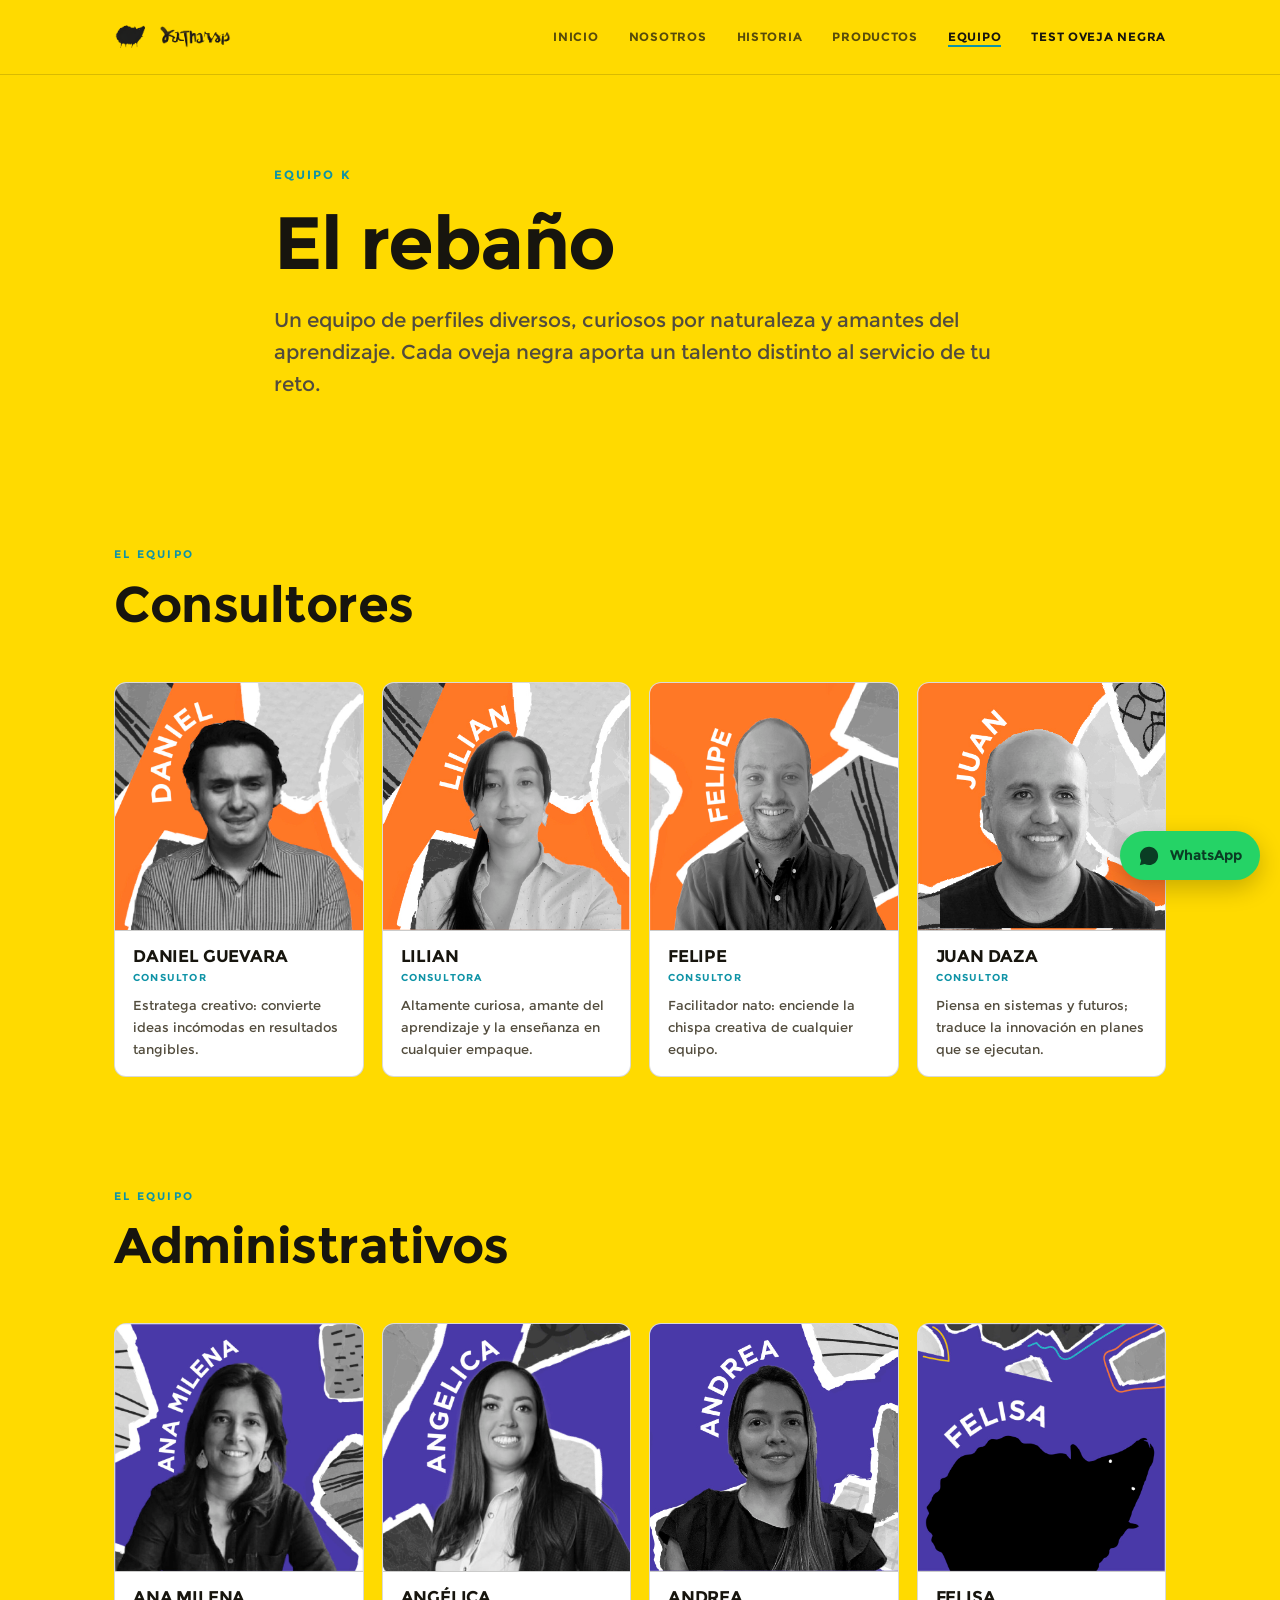
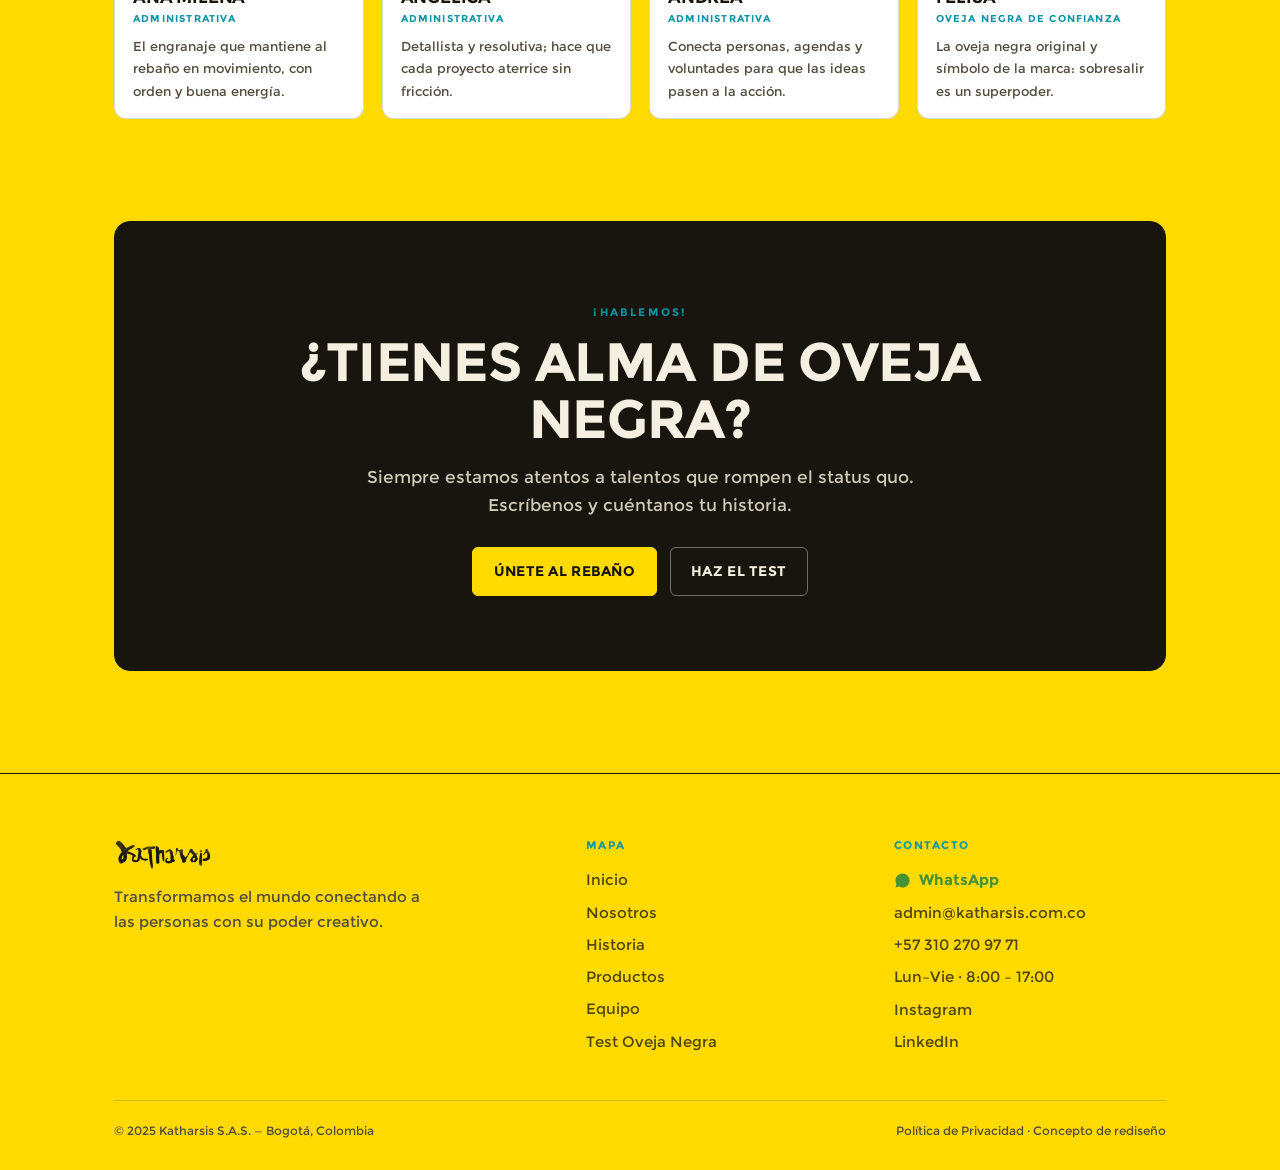
<file: equipo.html>
<!doctype html>
<html lang="es">
<head>
<meta charset="utf-8">
<meta name="viewport" content="width=device-width, initial-scale=1">
<title>Equipo — Katharsis</title>
<meta name="description" content="El equipo de Katharsis: consultores y equipo administrativo.">
<link rel="icon" href="assets/img/favicon.png">
<link rel="stylesheet" href="assets/css/style.css?v=13">
</head>
<body>

<header class="nav"><div class="wrap nav-inner">
  <a class="brand" href="index.html">
    <img class="mark" src="assets/img/sheep-logo.png" alt="">
    <img class="word" src="assets/img/text-logo.png" alt="Katharsis">
  </a>
  <button class="nav-toggle" aria-label="Abrir menú"><span></span><span></span><span></span></button>
  <nav class="nav-links">
    <a href="index.html">Inicio</a>
    <a href="descubre-katharsis.html">Nosotros</a>
    <a href="descubre-k.html">Historia</a>
    <a href="productos.html">Productos</a>
    <a href="equipo.html" class="active">Equipo</a>
    <a class="nav-cta" href="test-k.html">Test Oveja Negra</a>
  </nav>
</div></header>

<!-- HERO -->
<section class="hero"><div class="wrap hero-grid">
  <span class="kicker">Equipo K</span>
  <h1>El rebaño</h1>
  <p class="sub">Un equipo de perfiles diversos, curiosos por naturaleza y amantes del aprendizaje. Cada oveja negra aporta un talento distinto al servicio de tu reto.</p>
</div></section>

<!-- CONSULTORES -->
<section class="section"><div class="wrap">
  <div class="section-head reveal"><span class="eyebrow">El equipo</span><h2 style="margin-top:12px">Consultores</h2></div>
  <div class="team">
    <div class="member reveal" data-delay="0"><div class="ph"><img src="assets/img/team/daniel.jpg" alt="Daniel Guevara"></div><div class="body"><h3>Daniel Guevara</h3><div class="role">Consultor</div><p>Estratega creativo: convierte ideas incómodas en resultados tangibles.</p></div></div>
    <div class="member reveal" data-delay="1"><div class="ph"><img src="assets/img/team/lilian.jpg" alt="Lilian"></div><div class="body"><h3>Lilian</h3><div class="role">Consultora</div><p>Altamente curiosa, amante del aprendizaje y la enseñanza en cualquier empaque.</p></div></div>
    <div class="member reveal" data-delay="2"><div class="ph"><img src="assets/img/team/felipe.jpg" alt="Felipe"></div><div class="body"><h3>Felipe</h3><div class="role">Consultor</div><p>Facilitador nato: enciende la chispa creativa de cualquier equipo.</p></div></div>
    <div class="member reveal" data-delay="3"><div class="ph"><img src="assets/img/team/juan.jpg" alt="Juan Daza"></div><div class="body"><h3>Juan Daza</h3><div class="role">Consultor</div><p>Piensa en sistemas y futuros; traduce la innovación en planes que se ejecutan.</p></div></div>
  </div>
</div></section>

<!-- ADMINISTRATIVOS -->
<section class="section"><div class="wrap">
  <div class="section-head reveal"><span class="eyebrow">El equipo</span><h2 style="margin-top:12px">Administrativos</h2></div>
  <div class="team">
    <div class="member reveal" data-delay="0"><div class="ph"><img src="assets/img/team/ana-milena.jpg" alt="Ana Milena"></div><div class="body"><h3>Ana Milena</h3><div class="role">Administrativa</div><p>El engranaje que mantiene al rebaño en movimiento, con orden y buena energía.</p></div></div>
    <div class="member reveal" data-delay="1"><div class="ph"><img src="assets/img/team/angelica.jpg" alt="Angélica"></div><div class="body"><h3>Angélica</h3><div class="role">Administrativa</div><p>Detallista y resolutiva; hace que cada proyecto aterrice sin fricción.</p></div></div>
    <div class="member reveal" data-delay="2"><div class="ph"><img src="assets/img/team/andrea.jpg" alt="Andrea"></div><div class="body"><h3>Andrea</h3><div class="role">Administrativa</div><p>Conecta personas, agendas y voluntades para que las ideas pasen a la acción.</p></div></div>
    <div class="member reveal" data-delay="3"><div class="ph"><img src="assets/img/team/felisa.jpg" alt="Felisa"></div><div class="body"><h3>Felisa</h3><div class="role">Oveja negra de confianza</div><p>La oveja negra original y símbolo de la marca: sobresalir es un superpoder.</p></div></div>
  </div>
</div></section>

<!-- HABLEMOS -->
<section class="section"><div class="wrap">
  <div class="hablemos reveal">
    <span class="eyebrow">¡Hablemos!</span>
    <h2>¿Tienes alma de oveja negra?</h2>
    <p>Siempre estamos atentos a talentos que rompen el status quo. Escríbenos y cuéntanos tu historia.</p>
    <div class="row"><a href="mailto:admin@katharsis.com.co" class="btn">Únete al rebaño</a><a href="test-k.html" class="btn btn--ghost">Haz el test</a></div>
  </div>
</div></section>

<footer id="contacto"><div class="wrap">
  <div class="foot">
    <div class="col-brand"><img class="word" src="assets/img/text-logo.png" alt="Katharsis"><p class="mis">Transformamos el mundo conectando a las personas con su poder creativo.</p></div>
    <div><h4>Mapa</h4><a href="index.html">Inicio</a><a href="descubre-katharsis.html">Nosotros</a><a href="descubre-k.html">Historia</a><a href="productos.html">Productos</a><a href="equipo.html">Equipo</a><a href="test-k.html">Test Oveja Negra</a></div>
    <div><h4>Contacto</h4><a class="wa" href="https://wa.me/573102709771?text=Hola%20Katharsis%2C%20quiero%20hablar%20sobre%20un%20reto%20de%20innovaci%C3%B3n." target="_blank" rel="noopener"><svg viewBox="0 0 24 24" fill="currentColor"><path d="M12.04 2C6.58 2 2.13 6.45 2.13 11.91c0 1.75.46 3.45 1.32 4.95L2 22l5.25-1.38a9.9 9.9 0 0 0 4.79 1.22h.01c5.46 0 9.9-4.45 9.9-9.91C21.95 6.45 17.5 2 12.04 2z"/></svg>WhatsApp</a><a href="mailto:admin@katharsis.com.co">admin@katharsis.com.co</a><a href="tel:+573102709771">+57 310 270 97 71</a><a>Lun–Vie · 8:00 – 17:00</a><a href="https://www.instagram.com/katharsisdescubre_/" target="_blank" rel="noopener">Instagram</a><a href="https://co.linkedin.com/company/katharsis-creatividad" target="_blank" rel="noopener">LinkedIn</a></div>
  </div>
  <div class="foot-bottom"><span>© 2025 Katharsis S.A.S. — Bogotá, Colombia</span><span><a href="privacidad.html">Política de Privacidad</a> · Concepto de rediseño</span></div>
</div></footer>

<a class="wa-fab" href="https://wa.me/573102709771?text=Hola%20Katharsis%2C%20quiero%20hablar%20sobre%20un%20reto%20de%20innovaci%C3%B3n." target="_blank" rel="noopener" aria-label="Escríbenos por WhatsApp"><svg viewBox="0 0 24 24" fill="currentColor"><path d="M12.04 2C6.58 2 2.13 6.45 2.13 11.91c0 1.75.46 3.45 1.32 4.95L2 22l5.25-1.38a9.9 9.9 0 0 0 4.79 1.22h.01c5.46 0 9.9-4.45 9.9-9.91C21.95 6.45 17.5 2 12.04 2z"/></svg><span class="lbl">WhatsApp</span></a>
<script src="assets/js/main.js?v=13"></script>
</body>
</html>
</file>
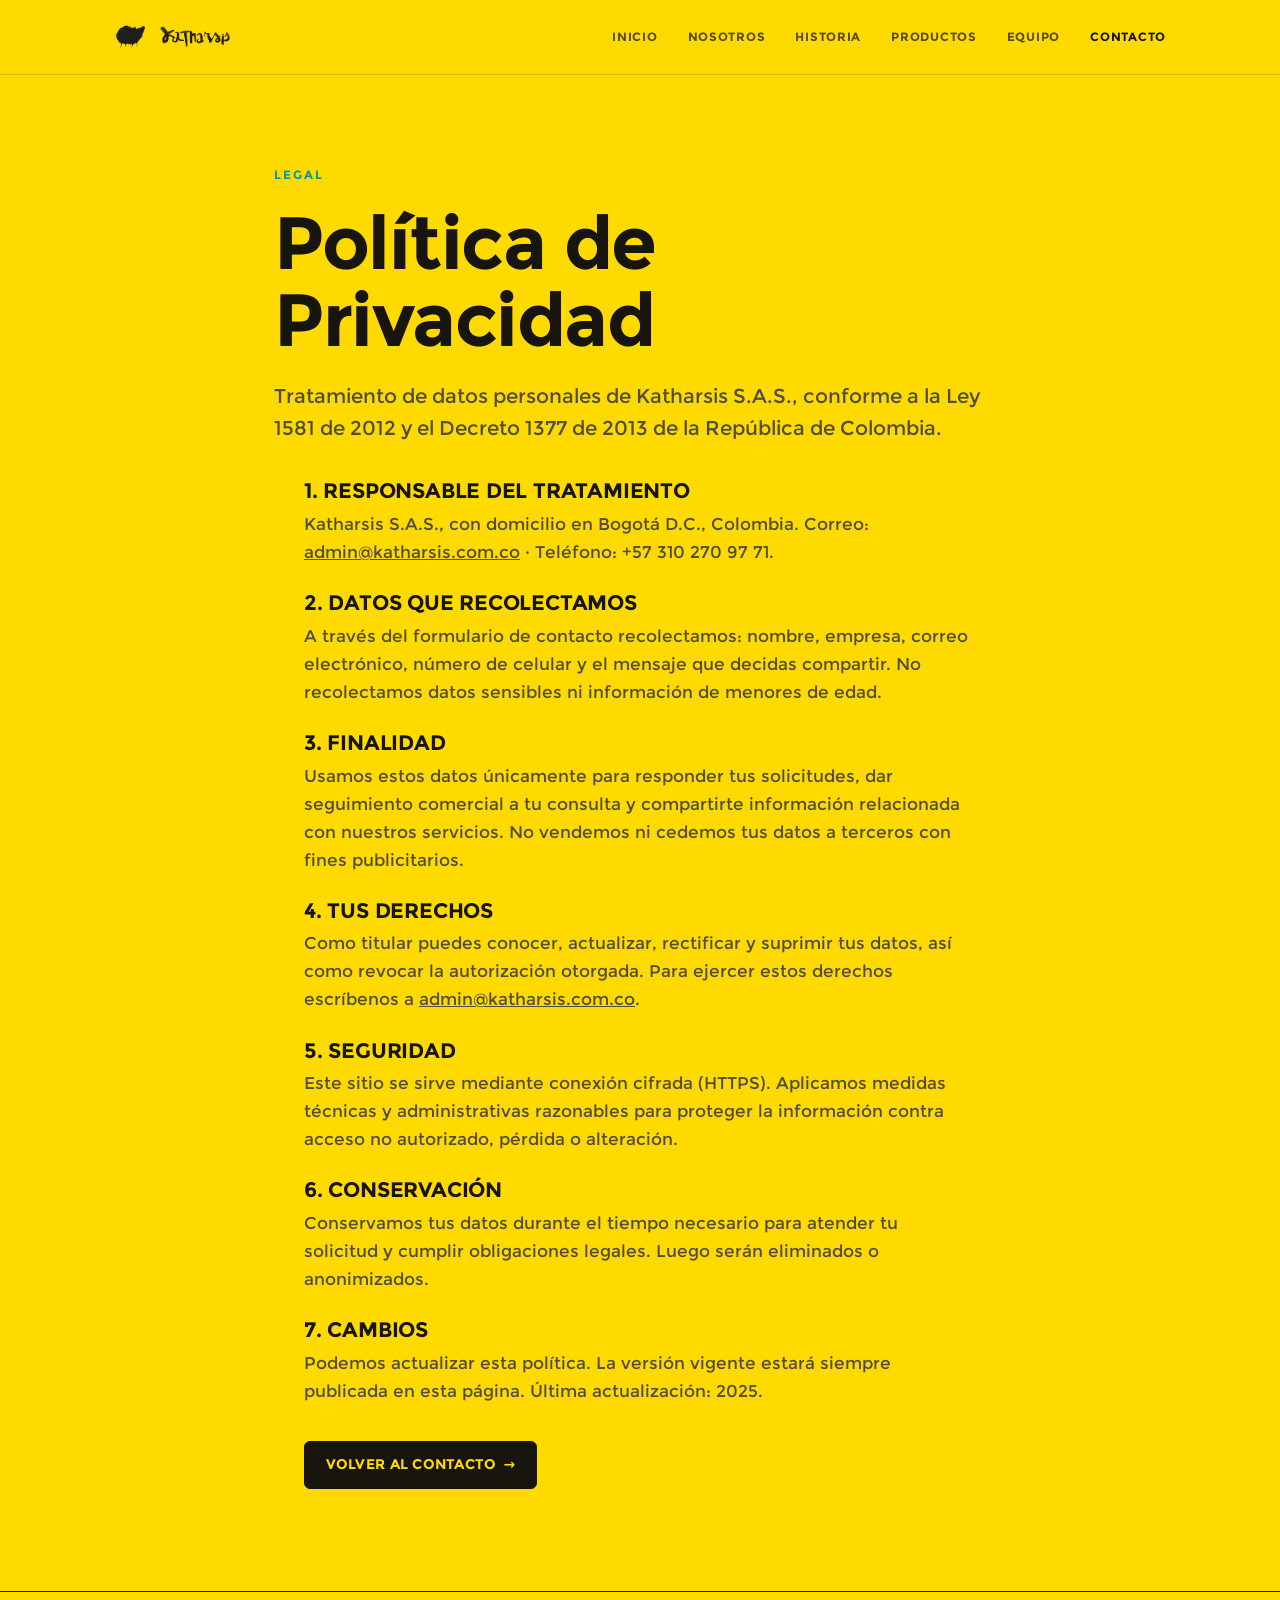
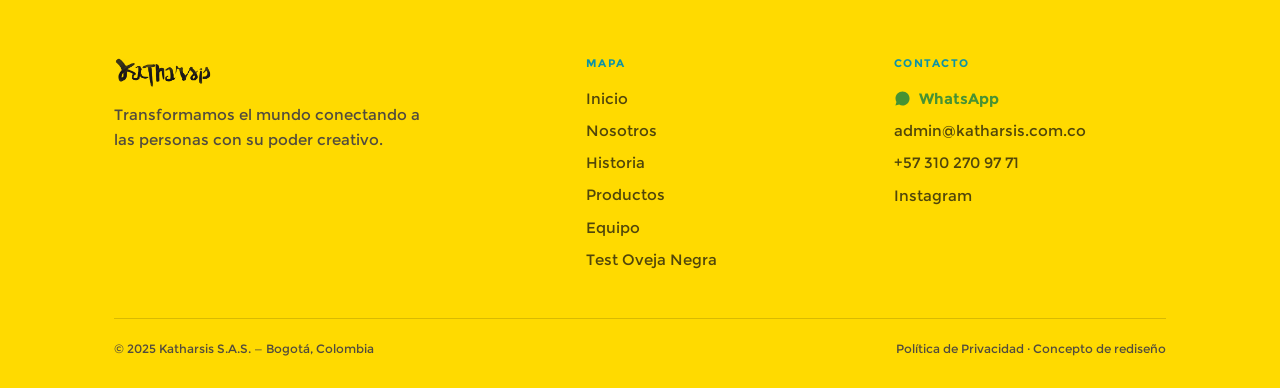
<file: privacidad.html>
<!doctype html>
<html lang="es">
<head>
<meta charset="utf-8">
<meta name="viewport" content="width=device-width, initial-scale=1">
<title>Política de Privacidad — Katharsis</title>
<meta name="description" content="Política de tratamiento de datos personales de Katharsis S.A.S., conforme a la Ley 1581 de 2012.">
<meta name="robots" content="noindex">
<link rel="icon" href="assets/img/favicon.png">
<link rel="stylesheet" href="assets/css/style.css?v=13">
</head>
<body>

<header class="nav"><div class="wrap nav-inner">
  <a class="brand" href="index.html">
    <img class="mark" src="assets/img/sheep-logo.png" alt="">
    <img class="word" src="assets/img/text-logo.png" alt="Katharsis">
  </a>
  <button class="nav-toggle" aria-label="Abrir menú"><span></span><span></span><span></span></button>
  <nav class="nav-links">
    <a href="index.html">Inicio</a>
    <a href="descubre-katharsis.html">Nosotros</a>
    <a href="descubre-k.html">Historia</a>
    <a href="productos.html">Productos</a>
    <a href="equipo.html">Equipo</a>
    <a class="nav-cta" href="index.html#contacto">Contacto</a>
  </nav>
</div></header>

<section class="hero"><div class="wrap hero-grid">
  <span class="kicker">Legal</span>
  <h1>Política de Privacidad</h1>
  <p class="sub">Tratamiento de datos personales de Katharsis S.A.S., conforme a la Ley 1581 de 2012 y el Decreto 1377 de 2013 de la República de Colombia.</p>
</div></section>

<section class="section" style="padding-top:0"><div class="wrap" style="max-width:760px">
  <div class="prose" style="display:flex;flex-direction:column;gap:26px">
    <div>
      <h3 style="font-size:1.3rem;text-transform:uppercase;margin-bottom:8px">1. Responsable del tratamiento</h3>
      <p style="color:var(--ink-soft)">Katharsis S.A.S., con domicilio en Bogotá D.C., Colombia. Correo: <a href="mailto:admin@katharsis.com.co" style="text-decoration:underline">admin@katharsis.com.co</a> · Teléfono: +57 310 270 97 71.</p>
    </div>
    <div>
      <h3 style="font-size:1.3rem;text-transform:uppercase;margin-bottom:8px">2. Datos que recolectamos</h3>
      <p style="color:var(--ink-soft)">A través del formulario de contacto recolectamos: nombre, empresa, correo electrónico, número de celular y el mensaje que decidas compartir. No recolectamos datos sensibles ni información de menores de edad.</p>
    </div>
    <div>
      <h3 style="font-size:1.3rem;text-transform:uppercase;margin-bottom:8px">3. Finalidad</h3>
      <p style="color:var(--ink-soft)">Usamos estos datos únicamente para responder tus solicitudes, dar seguimiento comercial a tu consulta y compartirte información relacionada con nuestros servicios. No vendemos ni cedemos tus datos a terceros con fines publicitarios.</p>
    </div>
    <div>
      <h3 style="font-size:1.3rem;text-transform:uppercase;margin-bottom:8px">4. Tus derechos</h3>
      <p style="color:var(--ink-soft)">Como titular puedes conocer, actualizar, rectificar y suprimir tus datos, así como revocar la autorización otorgada. Para ejercer estos derechos escríbenos a <a href="mailto:admin@katharsis.com.co" style="text-decoration:underline">admin@katharsis.com.co</a>.</p>
    </div>
    <div>
      <h3 style="font-size:1.3rem;text-transform:uppercase;margin-bottom:8px">5. Seguridad</h3>
      <p style="color:var(--ink-soft)">Este sitio se sirve mediante conexión cifrada (HTTPS). Aplicamos medidas técnicas y administrativas razonables para proteger la información contra acceso no autorizado, pérdida o alteración.</p>
    </div>
    <div>
      <h3 style="font-size:1.3rem;text-transform:uppercase;margin-bottom:8px">6. Conservación</h3>
      <p style="color:var(--ink-soft)">Conservamos tus datos durante el tiempo necesario para atender tu solicitud y cumplir obligaciones legales. Luego serán eliminados o anonimizados.</p>
    </div>
    <div>
      <h3 style="font-size:1.3rem;text-transform:uppercase;margin-bottom:8px">7. Cambios</h3>
      <p style="color:var(--ink-soft)">Podemos actualizar esta política. La versión vigente estará siempre publicada en esta página. Última actualización: 2025.</p>
    </div>
    <div style="margin-top:10px"><a href="index.html#contacto" class="btn">Volver al contacto <span class="arw">→</span></a></div>
  </div>
</div></section>

<footer><div class="wrap">
  <div class="foot">
    <div class="col-brand"><img class="word" src="assets/img/text-logo.png" alt="Katharsis"><p class="mis">Transformamos el mundo conectando a las personas con su poder creativo.</p></div>
    <div><h4>Mapa</h4><a href="index.html">Inicio</a><a href="descubre-katharsis.html">Nosotros</a><a href="descubre-k.html">Historia</a><a href="productos.html">Productos</a><a href="equipo.html">Equipo</a><a href="test-k.html">Test Oveja Negra</a></div>
    <div><h4>Contacto</h4><a class="wa" href="https://wa.me/573102709771" target="_blank" rel="noopener"><svg viewBox="0 0 24 24" fill="currentColor"><path d="M12.04 2C6.58 2 2.13 6.45 2.13 11.91c0 1.75.46 3.45 1.32 4.95L2 22l5.25-1.38a9.9 9.9 0 0 0 4.79 1.22h.01c5.46 0 9.9-4.45 9.9-9.91C21.95 6.45 17.5 2 12.04 2z"/></svg>WhatsApp</a><a href="mailto:admin@katharsis.com.co">admin@katharsis.com.co</a><a href="tel:+573102709771">+57 310 270 97 71</a><a href="https://www.instagram.com/katharsisdescubre_/" target="_blank" rel="noopener">Instagram</a></div>
  </div>
  <div class="foot-bottom"><span>© 2025 Katharsis S.A.S. — Bogotá, Colombia</span><span><a href="privacidad.html">Política de Privacidad</a> · Concepto de rediseño</span></div>
</div></footer>

<script src="assets/js/main.js?v=13"></script>
</body>
</html>
</file>
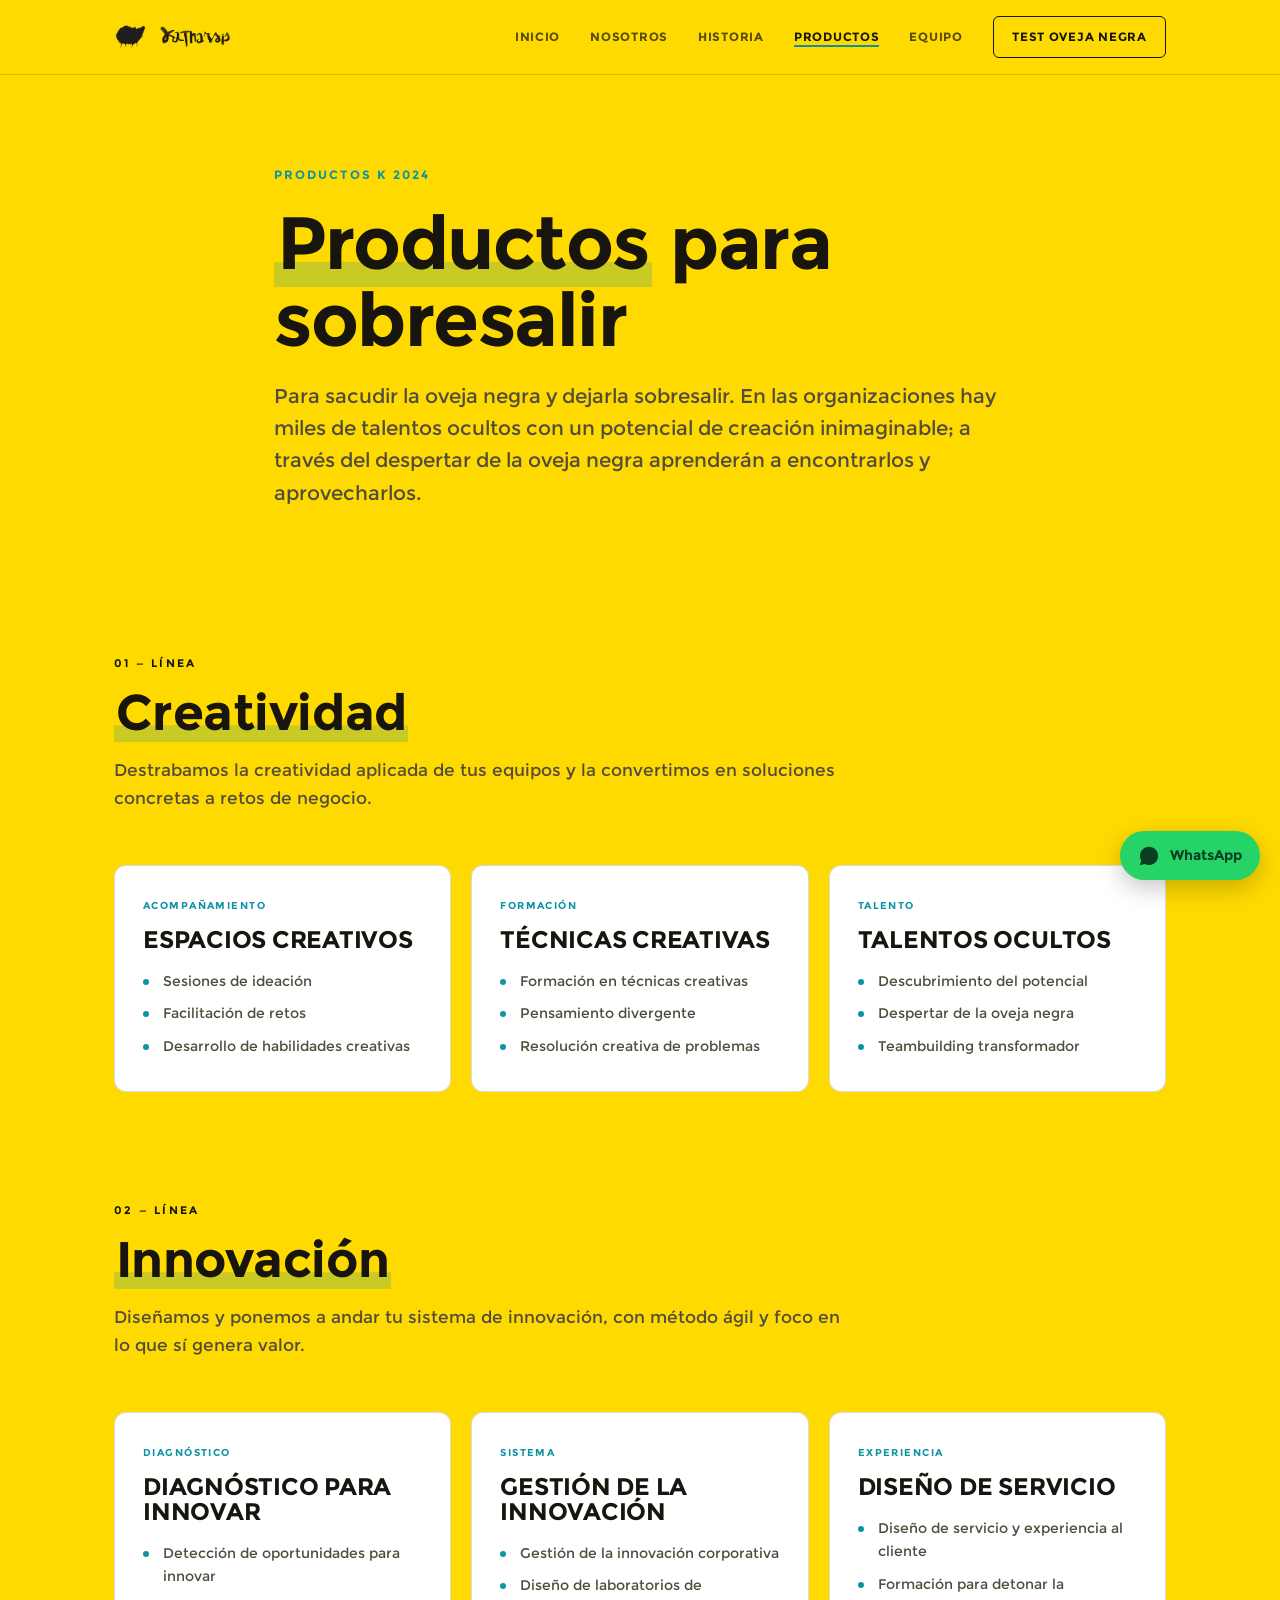
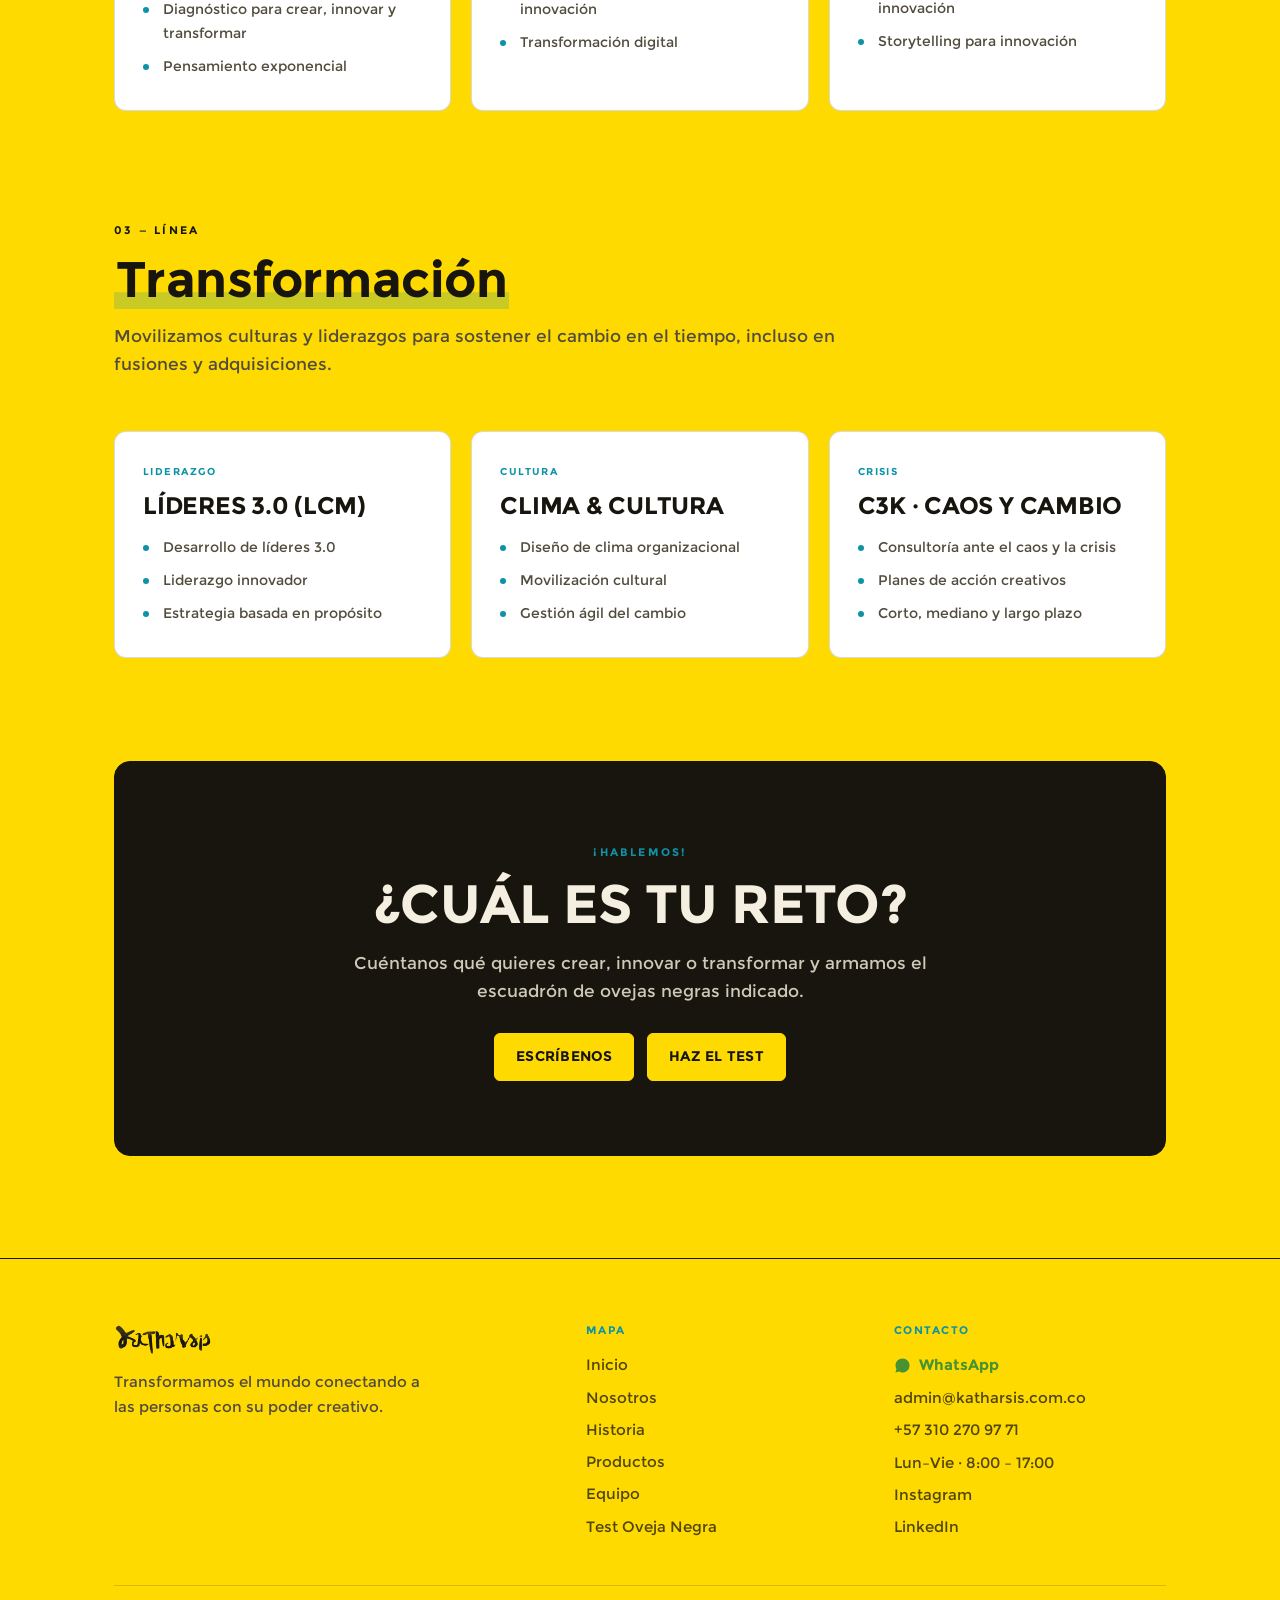
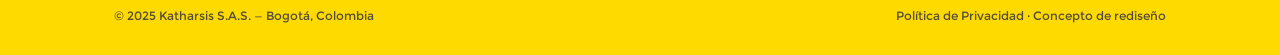
<file: productos.html>
<!doctype html>
<html lang="es">
<head>
<meta charset="utf-8">
<meta name="viewport" content="width=device-width, initial-scale=1">
<title>Productos K — Creatividad, Innovación, Transformación</title>
<meta name="description" content="Productos para sacudir la oveja negra y dejarla sobresalir: creatividad, innovación y transformación.">
<link rel="icon" href="assets/img/favicon.png">
<link rel="stylesheet" href="assets/css/style.css?v=13">
</head>
<body>

<header class="nav"><div class="wrap nav-inner">
  <a class="brand" href="index.html">
    <img class="mark" src="assets/img/sheep-logo.png" alt="">
    <img class="word" src="assets/img/text-logo.png" alt="Katharsis">
  </a>
  <button class="nav-toggle" aria-label="Abrir menú"><span></span><span></span><span></span></button>
  <nav class="nav-links">
    <a href="index.html">Inicio</a>
    <a href="descubre-katharsis.html">Nosotros</a>
    <a href="descubre-k.html">Historia</a>
    <a href="productos.html" class="active">Productos</a>
    <a href="equipo.html">Equipo</a>
    <a class="btn btn--teal nav-cta" href="test-k.html">Test Oveja Negra</a>
  </nav>
</div></header>

<!-- HERO -->
<section class="hero"><div class="wrap hero-grid">
  <div class="hero-copy">
    <span class="kicker">Productos K 2024</span>
    <h1><span class="line"><span class="hl">Productos</span> para</span><span class="line">sobresalir</span></h1>
    <p class="sub">Para sacudir la oveja negra y dejarla sobresalir. En las organizaciones hay miles de talentos ocultos con un potencial de creación inimaginable; a través del despertar de la oveja negra aprenderán a encontrarlos y aprovecharlos.</p>
  </div>
  <div class="hero-sheep-wrap">
    <span class="disc"></span>
    <img src="assets/img/sheep-logo.png" alt="Oveja negra Katharsis">
  </div>
</div></section>

<!-- CREATIVIDAD -->
<section class="section"><div class="wrap">
  <div class="section-head reveal"><span class="eyebrow" style="color:var(--teal-deep)">01 — Línea</span><h2 style="margin-top:12px"><span class="hl--yellow hl">Creatividad</span></h2><p>Destrabamos la creatividad aplicada de tus equipos y la convertimos en soluciones concretas a retos de negocio.</p></div>
  <div class="pillars">
    <div class="pillar reveal" data-delay="0"><span class="tag">Acompañamiento</span><h3>Espacios creativos</h3><ul><li>Sesiones de ideación</li><li>Facilitación de retos</li><li>Desarrollo de habilidades creativas</li></ul></div>
    <div class="pillar reveal" data-delay="1"><span class="tag">Formación</span><h3>Técnicas creativas</h3><ul><li>Formación en técnicas creativas</li><li>Pensamiento divergente</li><li>Resolución creativa de problemas</li></ul></div>
    <div class="pillar reveal" data-delay="2"><span class="tag">Talento</span><h3>Talentos ocultos</h3><ul><li>Descubrimiento del potencial</li><li>Despertar de la oveja negra</li><li>Teambuilding transformador</li></ul></div>
  </div>
</div></section>

<!-- INNOVACIÓN -->
<section class="section" style="padding-top:0"><div class="wrap">
  <div class="section-head reveal"><span class="eyebrow" style="color:var(--teal-deep)">02 — Línea</span><h2 style="margin-top:12px"><span class="hl">Innovación</span></h2><p>Diseñamos y ponemos a andar tu sistema de innovación, con método ágil y foco en lo que sí genera valor.</p></div>
  <div class="pillars">
    <div class="pillar reveal" data-delay="0"><span class="tag">Diagnóstico</span><h3>Diagnóstico para innovar</h3><ul><li>Detección de oportunidades para innovar</li><li>Diagnóstico para crear, innovar y transformar</li><li>Pensamiento exponencial</li></ul></div>
    <div class="pillar reveal" data-delay="1"><span class="tag">Sistema</span><h3>Gestión de la innovación</h3><ul><li>Gestión de la innovación corporativa</li><li>Diseño de laboratorios de innovación</li><li>Transformación digital</li></ul></div>
    <div class="pillar reveal" data-delay="2"><span class="tag">Experiencia</span><h3>Diseño de servicio</h3><ul><li>Diseño de servicio y experiencia al cliente</li><li>Formación para detonar la innovación</li><li>Storytelling para innovación</li></ul></div>
  </div>
</div></section>

<!-- TRANSFORMACIÓN -->
<section class="section" style="padding-top:0"><div class="wrap">
  <div class="section-head reveal"><span class="eyebrow" style="color:var(--teal-deep)">03 — Línea</span><h2 style="margin-top:12px"><span class="hl--pink hl">Transformación</span></h2><p>Movilizamos culturas y liderazgos para sostener el cambio en el tiempo, incluso en fusiones y adquisiciones.</p></div>
  <div class="pillars">
    <div class="pillar reveal" data-delay="0"><span class="tag">Liderazgo</span><h3>Líderes 3.0 (LCM)</h3><ul><li>Desarrollo de líderes 3.0</li><li>Liderazgo innovador</li><li>Estrategia basada en propósito</li></ul></div>
    <div class="pillar reveal" data-delay="1"><span class="tag">Cultura</span><h3>Clima &amp; cultura</h3><ul><li>Diseño de clima organizacional</li><li>Movilización cultural</li><li>Gestión ágil del cambio</li></ul></div>
    <div class="pillar reveal" data-delay="2"><span class="tag">Crisis</span><h3>C3K · Caos y cambio</h3><ul><li>Consultoría ante el caos y la crisis</li><li>Planes de acción creativos</li><li>Corto, mediano y largo plazo</li></ul></div>
  </div>
</div></section>

<!-- HABLEMOS -->
<section class="section" style="padding-top:0"><div class="wrap">
  <div class="hablemos reveal">
    <img class="sheepbg" src="assets/img/sheep-logo.png" alt="">
    <span class="eyebrow" style="color:var(--teal)">¡Hablemos!</span>
    <h2 style="margin-top:12px">¿Cuál es tu reto?</h2>
    <p>Cuéntanos qué quieres crear, innovar o transformar y armamos el escuadrón de ovejas negras indicado.</p>
    <div class="row"><a href="mailto:admin@katharsis.com.co" class="btn">Escríbenos</a><a href="test-k.html" class="btn">Haz el test</a></div>
  </div>
</div></section>

<footer id="contacto"><div class="wrap">
  <div class="foot">
    <div><img class="word" src="assets/img/text-logo.png" alt="Katharsis"><p class="mis">Transformamos el mundo conectando a las personas con su poder creativo.</p></div>
    <div><h4 class="eyebrow">Mapa</h4><a href="index.html">Inicio</a><a href="descubre-katharsis.html">Nosotros</a><a href="descubre-k.html">Historia</a><a href="productos.html">Productos</a><a href="equipo.html">Equipo</a><a href="test-k.html">Test Oveja Negra</a></div>
    <div><h4 class="eyebrow">Contacto</h4><a class="wa" href="https://wa.me/573102709771?text=Hola%20Katharsis%2C%20quiero%20hablar%20sobre%20un%20reto%20de%20innovaci%C3%B3n." target="_blank" rel="noopener"><svg viewBox="0 0 24 24" fill="currentColor"><path d="M12.04 2C6.58 2 2.13 6.45 2.13 11.91c0 1.75.46 3.45 1.32 4.95L2 22l5.25-1.38a9.9 9.9 0 0 0 4.79 1.22h.01c5.46 0 9.9-4.45 9.9-9.91C21.95 6.45 17.5 2 12.04 2z"/></svg>WhatsApp</a><a href="mailto:admin@katharsis.com.co">admin@katharsis.com.co</a><a href="tel:+573102709771">+57 310 270 97 71</a><a>Lun–Vie · 8:00 – 17:00</a><a href="https://www.instagram.com/katharsisdescubre_/" target="_blank" rel="noopener">Instagram</a><a href="https://co.linkedin.com/company/katharsis-creatividad" target="_blank" rel="noopener">LinkedIn</a></div>
  </div>
  <div class="foot-bottom"><span>© 2025 Katharsis S.A.S. — Bogotá, Colombia</span><span><a href="privacidad.html">Política de Privacidad</a> · Concepto de rediseño</span></div>
</div></footer>

<a class="wa-fab" href="https://wa.me/573102709771?text=Hola%20Katharsis%2C%20quiero%20hablar%20sobre%20un%20reto%20de%20innovaci%C3%B3n." target="_blank" rel="noopener" aria-label="Escríbenos por WhatsApp"><svg viewBox="0 0 24 24" fill="currentColor"><path d="M12.04 2C6.58 2 2.13 6.45 2.13 11.91c0 1.75.46 3.45 1.32 4.95L2 22l5.25-1.38a9.9 9.9 0 0 0 4.79 1.22h.01c5.46 0 9.9-4.45 9.9-9.91C21.95 6.45 17.5 2 12.04 2z"/></svg><span class="lbl">WhatsApp</span></a>
<script src="assets/js/main.js?v=13"></script>
</body>
</html>
</file>
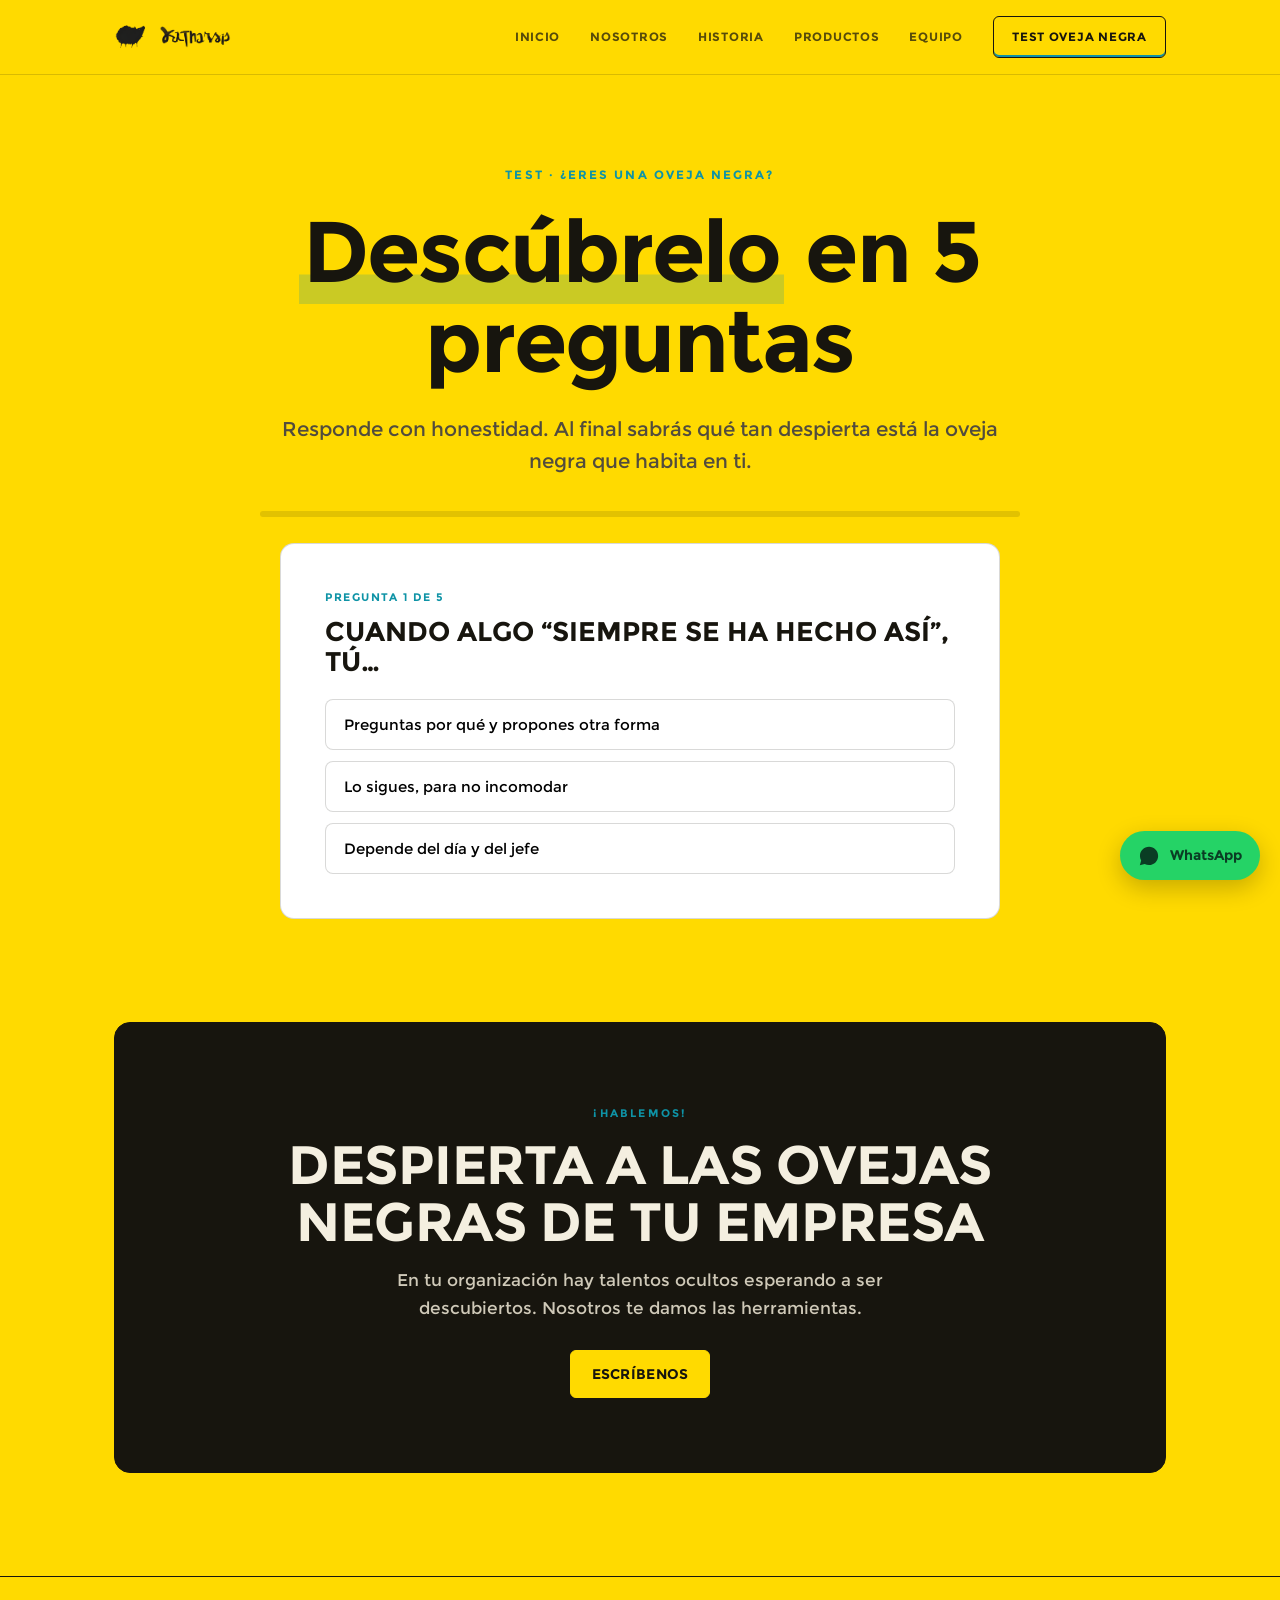
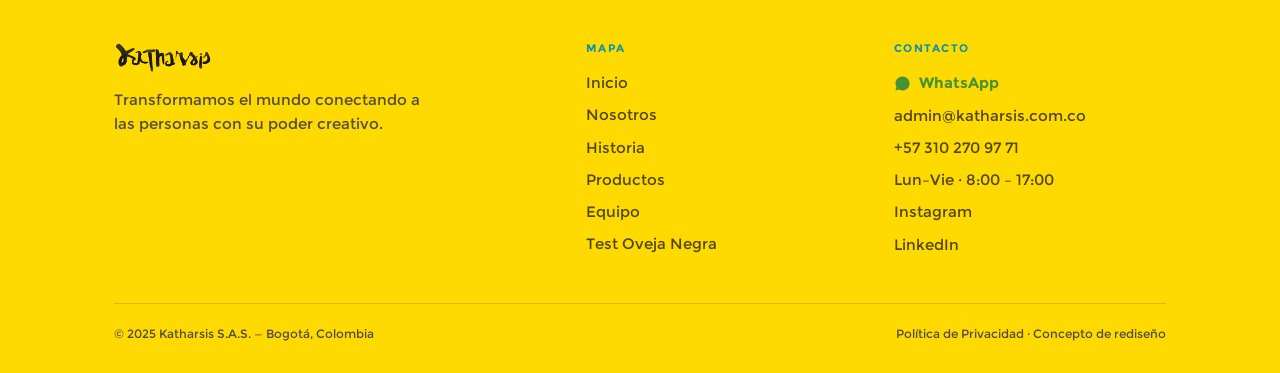
<file: test-k.html>
<!doctype html>
<html lang="es">
<head>
<meta charset="utf-8">
<meta name="viewport" content="width=device-width, initial-scale=1">
<title>¿Eres una oveja negra? ¡Descúbrelo!</title>
<meta name="description" content="Haz el test y descubre si eres una oveja negra.">
<link rel="icon" href="assets/img/favicon.png">
<link rel="stylesheet" href="assets/css/style.css?v=13">
</head>
<body>

<header class="nav"><div class="wrap nav-inner">
  <a class="brand" href="index.html">
    <img class="mark" src="assets/img/sheep-logo.png" alt="">
    <img class="word" src="assets/img/text-logo.png" alt="Katharsis">
  </a>
  <button class="nav-toggle" aria-label="Abrir menú"><span></span><span></span><span></span></button>
  <nav class="nav-links">
    <a href="index.html">Inicio</a>
    <a href="descubre-katharsis.html">Nosotros</a>
    <a href="descubre-k.html">Historia</a>
    <a href="productos.html">Productos</a>
    <a href="equipo.html">Equipo</a>
    <a class="btn btn--teal nav-cta active" href="test-k.html">Test Oveja Negra</a>
  </nav>
</div></header>

<!-- HERO -->
<section class="hero" style="padding-bottom:20px"><div class="wrap" style="text-align:center;max-width:820px">
  <span class="kicker" style="margin:0 auto 22px">Test · ¿Eres una oveja negra?</span>
  <h1 style="font-size:clamp(2.4rem,7vw,5.4rem)"><span class="hl">Descúbrelo</span> en 5 preguntas</h1>
  <p class="sub" style="margin:26px auto 0">Responde con honestidad. Al final sabrás qué tan despierta está la oveja negra que habita en ti.</p>
</div></section>

<!-- QUIZ -->
<section class="section" style="padding-top:14px"><div class="wrap">
  <div class="quiz-bar" style="max-width:760px;margin:0 auto 26px"><i></i></div>

  <div class="quiz" id="quiz">
    <div class="q active">
      <div class="qnum">Pregunta 1 de 5</div>
      <div class="qtext">Cuando algo “siempre se ha hecho así”, tú…</div>
      <div class="opts">
        <button class="opt" data-v="3">Preguntas por qué y propones otra forma</button>
        <button class="opt" data-v="1">Lo sigues, para no incomodar</button>
        <button class="opt" data-v="2">Depende del día y del jefe</button>
      </div>
    </div>
    <div class="q">
      <div class="qnum">Pregunta 2 de 5</div>
      <div class="qtext">Frente a una idea arriesgada, sientes…</div>
      <div class="opts">
        <button class="opt" data-v="3">Emoción: quiero prototiparla ya</button>
        <button class="opt" data-v="2">Curiosidad, pero con cautela</button>
        <button class="opt" data-v="1">Prefiero lo seguro y probado</button>
      </div>
    </div>
    <div class="q">
      <div class="qnum">Pregunta 3 de 5</div>
      <div class="qtext">En medio del caos, tú…</div>
      <div class="opts">
        <button class="opt" data-v="3">Encuentras oportunidades donde otros ven problemas</button>
        <button class="opt" data-v="2">Aguantas y buscas orden</button>
        <button class="opt" data-v="1">Te bloqueas un poco</button>
      </div>
    </div>
    <div class="q">
      <div class="qnum">Pregunta 4 de 5</div>
      <div class="qtext">Tu relación con la palabra “fracaso” es…</div>
      <div class="opts">
        <button class="opt" data-v="3">Es parte del proceso; lo llamo aprendizaje</button>
        <button class="opt" data-v="2">Lo tolero si no se repite mucho</button>
        <button class="opt" data-v="1">Trato de evitarlo a toda costa</button>
      </div>
    </div>
    <div class="q">
      <div class="qnum">Pregunta 5 de 5</div>
      <div class="qtext">Cuando te apasiona una idea…</div>
      <div class="opts">
        <button class="opt" data-v="3">Contagio a todo el mundo a mi alrededor</button>
        <button class="opt" data-v="2">La comparto con quien confío</button>
        <button class="opt" data-v="1">Me la guardo para mí</button>
      </div>
    </div>
  </div>

  <div class="quiz-result" id="quiz-result">
    <img src="assets/img/sheep-logo.png" alt="">
    <div class="qnum" style="color:var(--teal-deep)">Tu resultado</div>
    <div class="big" id="quiz-verdict">¡Eres una Oveja Negra!</div>
    <p style="max-width:44ch;margin:6px auto 0;color:var(--ink-soft)">Tu instinto de rebeldía transformadora marca <strong id="quiz-score">—</strong>. La creatividad es la capacidad del futuro: llévala a tu organización.</p>
    <div class="row" style="display:flex;gap:14px;justify-content:center;flex-wrap:wrap;margin-top:26px">
      <a href="mailto:admin@katharsis.com.co" class="btn">Despierta a tu equipo</a>
      <a href="productos.html" class="btn btn--ghost">Ver productos</a>
    </div>
  </div>
</div></section>

<!-- HABLEMOS -->
<section class="section" style="padding-top:0"><div class="wrap">
  <div class="hablemos reveal">
    <img class="sheepbg" src="assets/img/sheep-logo.png" alt="">
    <span class="eyebrow" style="color:var(--teal)">¡Hablemos!</span>
    <h2 style="margin-top:12px">Despierta a las ovejas negras de tu empresa</h2>
    <p>En tu organización hay talentos ocultos esperando a ser descubiertos. Nosotros te damos las herramientas.</p>
    <div class="row"><a href="mailto:admin@katharsis.com.co" class="btn">Escríbenos</a></div>
  </div>
</div></section>

<footer id="contacto"><div class="wrap">
  <div class="foot">
    <div><img class="word" src="assets/img/text-logo.png" alt="Katharsis"><p class="mis">Transformamos el mundo conectando a las personas con su poder creativo.</p></div>
    <div><h4 class="eyebrow">Mapa</h4><a href="index.html">Inicio</a><a href="descubre-katharsis.html">Nosotros</a><a href="descubre-k.html">Historia</a><a href="productos.html">Productos</a><a href="equipo.html">Equipo</a><a href="test-k.html">Test Oveja Negra</a></div>
    <div><h4 class="eyebrow">Contacto</h4><a class="wa" href="https://wa.me/573102709771?text=Hola%20Katharsis%2C%20quiero%20hablar%20sobre%20un%20reto%20de%20innovaci%C3%B3n." target="_blank" rel="noopener"><svg viewBox="0 0 24 24" fill="currentColor"><path d="M12.04 2C6.58 2 2.13 6.45 2.13 11.91c0 1.75.46 3.45 1.32 4.95L2 22l5.25-1.38a9.9 9.9 0 0 0 4.79 1.22h.01c5.46 0 9.9-4.45 9.9-9.91C21.95 6.45 17.5 2 12.04 2z"/></svg>WhatsApp</a><a href="mailto:admin@katharsis.com.co">admin@katharsis.com.co</a><a href="tel:+573102709771">+57 310 270 97 71</a><a>Lun–Vie · 8:00 – 17:00</a><a href="https://www.instagram.com/katharsisdescubre_/" target="_blank" rel="noopener">Instagram</a><a href="https://co.linkedin.com/company/katharsis-creatividad" target="_blank" rel="noopener">LinkedIn</a></div>
  </div>
  <div class="foot-bottom"><span>© 2025 Katharsis S.A.S. — Bogotá, Colombia</span><span><a href="privacidad.html">Política de Privacidad</a> · Concepto de rediseño</span></div>
</div></footer>

<a class="wa-fab" href="https://wa.me/573102709771?text=Hola%20Katharsis%2C%20quiero%20hablar%20sobre%20un%20reto%20de%20innovaci%C3%B3n." target="_blank" rel="noopener" aria-label="Escríbenos por WhatsApp"><svg viewBox="0 0 24 24" fill="currentColor"><path d="M12.04 2C6.58 2 2.13 6.45 2.13 11.91c0 1.75.46 3.45 1.32 4.95L2 22l5.25-1.38a9.9 9.9 0 0 0 4.79 1.22h.01c5.46 0 9.9-4.45 9.9-9.91C21.95 6.45 17.5 2 12.04 2z"/></svg><span class="lbl">WhatsApp</span></a>
<script src="assets/js/main.js?v=13"></script>
</body>
</html>
</file>
<file: assets/css/style.css>
/* ============================================================
   KATHARSIS — rediseño (versión minimalista / seria)
   Amarillo #FFDA00 · negro · un acento teal muy medido
   ============================================================ */

@font-face{font-family:'Montserrat';src:url('../fonts/Montserrat-Regular.ttf') format('truetype');font-weight:400;font-style:normal;font-display:swap}
@font-face{font-family:'Montserrat';src:url('../fonts/Montserrat-Bold.ttf') format('truetype');font-weight:700;font-style:normal;font-display:swap}
@font-face{font-family:'Gotham';src:url('../fonts/gotham-light.woff2') format('woff2'),url('../fonts/gotham-light.woff') format('woff');font-weight:300;font-style:normal;font-display:swap}

:root{
  --yellow:#FFDA00;
  --yellow-deep:#EFC900;
  --ink:#17150E;
  --ink-soft:#524C3D;
  --teal:#0E93A6;
  --card:#FFFFFF;
  --cream:#FFFDF4;
  --line:rgba(23,21,14,.16);
  --line-soft:rgba(23,21,14,.10);
  --font-head:'Montserrat',system-ui,Arial,sans-serif;
  --font-body:'Montserrat',system-ui,Arial,sans-serif;
  --wrap:1140px;
  --nav-h:74px;
}

*{box-sizing:border-box}
html{scroll-behavior:smooth}
body{
  margin:0;
  font-family:var(--font-body);
  color:var(--ink);
  background:var(--yellow);
  -webkit-font-smoothing:antialiased;
  line-height:1.65;
  font-size:17px;
  overflow-x:hidden;
}
img{max-width:100%;display:block}
a{color:inherit;text-decoration:none}
h1,h2,h3,h4{font-family:var(--font-head);font-weight:700;line-height:1.04;margin:0;letter-spacing:-.01em}
p{margin:0}
::selection{background:var(--ink);color:var(--yellow)}
.wrap{max-width:var(--wrap);margin:0 auto;padding:0 clamp(22px,5vw,44px)}

.eyebrow{font-family:var(--font-head);font-weight:700;text-transform:uppercase;letter-spacing:.2em;font-size:.7rem;color:var(--teal)}

/* acento sutil detrás de palabras clave (uso muy medido) */
.hl{background:transparent;color:inherit;box-shadow:inset 0 -.34em 0 rgba(14,147,166,.22);padding:0 .04em}

/* botones — sobrios */
.btn{
  display:inline-flex;align-items:center;gap:.5em;
  font-family:var(--font-head);font-weight:700;font-size:.86rem;
  letter-spacing:.02em;text-transform:uppercase;
  padding:.85em 1.5em;border-radius:6px;border:1.5px solid var(--ink);
  background:var(--ink);color:var(--yellow);cursor:pointer;
  transition:background .2s,color .2s,transform .2s;
}
.btn:hover{transform:translateY(-2px)}
.btn--ghost{background:transparent;color:var(--ink)}
.btn--ghost:hover{background:var(--ink);color:var(--yellow)}
.btn--teal{background:transparent;color:var(--ink);border-color:var(--ink)}
.btn .arw{transition:transform .2s}
.btn:hover .arw{transform:translateX(4px)}

/* reveal sutil */
.reveal{opacity:0;transform:translateY(20px);transition:opacity .7s ease,transform .7s cubic-bezier(.2,.7,.2,1)}
.reveal.in{opacity:1;transform:none}

/* elementos ruidosos del rediseño anterior: desactivados */
.marquee{display:none !important}

/* ============================================================
   NAV
   ============================================================ */
.nav{position:sticky;top:0;z-index:100;background:var(--yellow);border-bottom:1px solid var(--line);}
.nav-inner{display:flex;align-items:center;gap:20px;height:var(--nav-h)}
.brand{display:flex;align-items:center;gap:11px;flex:0 0 auto}
.brand img.mark{width:34px;height:auto}
.brand img.word{height:22px;width:auto}
.nav-links{display:flex;gap:30px;margin-left:auto;align-items:center}
.nav-links a{font-family:var(--font-head);font-weight:700;text-transform:uppercase;font-size:.76rem;letter-spacing:.06em;color:var(--ink);opacity:.72;transition:opacity .2s;white-space:nowrap}
.nav-links a:hover,.nav-links a.active{opacity:1}
.nav-links a.active{box-shadow:inset 0 -2px 0 var(--teal)}
.nav-cta{opacity:1 !important}
.nav-toggle{display:none;margin-left:auto;background:none;border:1.5px solid var(--ink);width:44px;height:40px;border-radius:6px;cursor:pointer;flex-direction:column;gap:5px;align-items:center;justify-content:center}
.nav-toggle span{display:block;width:20px;height:2px;background:var(--ink)}

/* ============================================================
   HOME HERO — como la primera imagen: logo centrado en amarillo
   ============================================================ */
.home-hero{min-height:calc(100vh - var(--nav-h));min-height:calc(100svh - var(--nav-h));display:flex;flex-direction:column;align-items:center;justify-content:center;text-align:center;padding:40px 22px 70px;position:relative}
.home-hero .lockup{display:flex;flex-direction:column;align-items:center;gap:clamp(18px,3vw,30px);opacity:0;transform:translateY(14px);animation:rise 1s cubic-bezier(.2,.8,.2,1) .1s forwards}
.home-hero .sheep{width:clamp(140px,18vw,215px)}
.home-hero .word{width:clamp(240px,30vw,400px)}
@keyframes rise{to{opacity:1;transform:none}}
.home-hero .tagline{margin-top:clamp(26px,4vw,42px);font-family:var(--font-head);font-weight:700;text-transform:uppercase;letter-spacing:.16em;font-size:clamp(.78rem,1.4vw,.95rem);opacity:0;animation:rise 1s ease .5s forwards}
.home-hero .intro{margin:20px auto 0;max-width:46ch;font-size:clamp(1.02rem,1.7vw,1.2rem);color:var(--ink-soft);opacity:0;animation:rise 1s ease .7s forwards}
.home-hero .hero-cta{display:flex;gap:14px;justify-content:center;flex-wrap:wrap;margin-top:30px;opacity:0;animation:rise 1s ease .9s forwards}
.scroll-cue{position:absolute;bottom:26px;left:50%;transform:translateX(-50%);font-family:var(--font-head);font-weight:700;text-transform:uppercase;letter-spacing:.2em;font-size:.62rem;opacity:.55;display:flex;flex-direction:column;align-items:center;gap:7px}
.scroll-cue::after{content:"";width:1px;height:26px;background:var(--ink);animation:cue 1.8s ease-in-out infinite}
@keyframes cue{0%,100%{transform:scaleY(.4);opacity:.4;transform-origin:top}50%{transform:scaleY(1);opacity:.9;transform-origin:top}}

/* ============================================================
   HERO interior (páginas internas) — sobrio, a una columna
   ============================================================ */
.hero{padding:clamp(48px,7vw,84px) 0 clamp(20px,3vw,36px)}
.hero-grid{display:block;max-width:820px}
.hero-sheep-wrap{display:none}
.hero .kicker{display:inline-block;font-family:var(--font-head);font-weight:700;text-transform:uppercase;letter-spacing:.18em;font-size:.72rem;color:var(--teal);margin-bottom:20px}
.hero h1{font-size:clamp(2.4rem,6vw,4.6rem);letter-spacing:-.02em}
.hero h1 .line{display:block}
.hero .sub{font-size:clamp(1.02rem,1.6vw,1.22rem);max-width:56ch;margin-top:22px;color:var(--ink-soft)}
.hero-cta{display:flex;flex-wrap:wrap;gap:13px;margin-top:30px}

/* ============================================================
   SECCIONES
   ============================================================ */
.section{padding:clamp(56px,8vw,104px) 0}
.section + .section{padding-top:0}
.section-head{max-width:760px;margin-bottom:clamp(30px,5vw,52px)}
.section-head h2{font-size:clamp(1.9rem,4.4vw,3.1rem)}
.section-head p{margin-top:18px;font-size:1.06rem;color:var(--ink-soft);max-width:62ch}

/* rule divider */
.rule{height:1px;background:var(--line);margin:0}

/* “qué hacemos” — declaración grande y limpia */
.statement{font-family:var(--font-head);font-weight:700;text-transform:uppercase;font-size:clamp(1.6rem,4vw,2.8rem);line-height:1.12;letter-spacing:-.01em;max-width:20ch}
.statement span{color:var(--ink);opacity:.34}

/* tarjeta base — limpia, blanca, borde fino */
.card{border:1.5px solid var(--line);border-radius:12px;padding:30px 28px;background:var(--card);transition:transform .25s,box-shadow .25s,border-color .25s}
.card:hover{transform:translateY(-5px);box-shadow:0 14px 34px rgba(23,21,14,.09);border-color:var(--ink)}
.card--ink{background:var(--ink);color:#F4EFE0;border-color:var(--ink)}
.card--teal,.card--pink,.card--purple{background:var(--card);color:var(--ink);border-color:var(--line)}
.card h3{font-size:1.4rem;margin-bottom:10px;text-transform:uppercase}
.card p{font-size:.96rem;color:var(--ink-soft)}
.card--ink p{color:#CFC9B8}
.card .num{font-family:var(--font-head);font-weight:700;font-size:.82rem;letter-spacing:.12em;color:var(--teal)}

/* 3 pilares / servicios */
.pillars{display:grid;grid-template-columns:repeat(3,1fr);gap:20px}
.pillar{border:1.5px solid var(--line);border-radius:12px;padding:32px 28px;background:var(--card);display:flex;flex-direction:column;gap:13px;transition:transform .25s,box-shadow .25s,border-color .25s}
.pillar:hover{transform:translateY(-5px);box-shadow:0 14px 34px rgba(23,21,14,.09);border-color:var(--ink)}
.pillar .tag{align-self:flex-start;font-family:var(--font-head);font-weight:700;text-transform:uppercase;font-size:.64rem;letter-spacing:.14em;color:var(--teal)}
.pillar h3{font-size:1.5rem;text-transform:uppercase}
.pillar ul{list-style:none;margin:4px 0 0;padding:0;display:flex;flex-direction:column;gap:9px}
.pillar li{position:relative;padding-left:20px;font-size:.9rem;color:var(--ink-soft)}
.pillar li::before{content:"";position:absolute;left:0;top:.62em;width:6px;height:6px;background:var(--teal);border-radius:50%}

/* mantra imaginar/contagiar/actuar — sobrio */
.mantra{display:grid;grid-template-columns:repeat(3,1fr);gap:20px}
.mantra .step{border:1.5px solid var(--line);border-radius:12px;padding:30px 28px;background:var(--card);transition:transform .25s,border-color .25s}
.mantra .step:hover{transform:translateY(-5px);border-color:var(--ink)}
.mantra .step .n{font-family:var(--font-head);font-weight:700;font-size:1.1rem;color:var(--teal);letter-spacing:.1em}
.mantra .step h3{font-size:1.4rem;margin:10px 0 10px;text-transform:uppercase}
.mantra .step p{font-size:.94rem;color:var(--ink-soft)}

/* stats — fila limpia con divisores */
.stats{display:grid;grid-template-columns:repeat(4,1fr);border-top:1.5px solid var(--ink);border-bottom:1.5px solid var(--ink)}
.stats .s{padding:34px 20px;border-left:1px solid var(--line)}
.stats .s:first-child{border-left:0}
.stats .s .n{font-family:var(--font-head);font-weight:700;font-size:clamp(2rem,4vw,3rem);line-height:1;font-variant-numeric:tabular-nums}
.stats .s .l{font-size:.8rem;margin-top:9px;color:var(--ink-soft);text-transform:uppercase;letter-spacing:.06em}

/* equipo — fotos reales */
.team{display:grid;grid-template-columns:repeat(4,1fr);gap:18px}
.member{border:1.5px solid var(--line);border-radius:12px;overflow:hidden;background:var(--card);transition:transform .25s,box-shadow .25s}
.member:hover{transform:translateY(-5px);box-shadow:0 14px 34px rgba(23,21,14,.10)}
.member .ph{aspect-ratio:1;overflow:hidden;border-bottom:1.5px solid var(--line);background:#eee}
.member .ph img{width:100%;height:100%;object-fit:cover}
.member .body{padding:16px 18px}
.member .body h3{font-size:1.08rem;text-transform:uppercase}
.member .body .role{font-family:var(--font-head);font-weight:700;text-transform:uppercase;font-size:.62rem;letter-spacing:.12em;color:var(--teal);margin-top:4px}
.member .body p{font-size:.84rem;color:var(--ink-soft);margin-top:9px}

/* timeline */
.timeline{display:flex;flex-direction:column;margin-left:6px;max-width:760px}
.tl-item{position:relative;padding:0 0 40px 40px;border-left:1.5px solid var(--line)}
.tl-item:last-child{border-left-color:transparent;padding-bottom:0}
.tl-item::before{content:"";position:absolute;left:-8px;top:2px;width:14px;height:14px;border-radius:50%;background:var(--yellow);border:1.5px solid var(--ink)}
.tl-item .yr{font-family:var(--font-head);font-weight:700;font-size:1.3rem;text-transform:uppercase}
.tl-item p{margin-top:7px;color:var(--ink-soft);max-width:60ch}

/* fundador */
.founder{display:grid;grid-template-columns:.7fr 1.3fr;gap:32px;align-items:center;border:1.5px solid var(--line);border-radius:14px;background:var(--card);padding:clamp(26px,4vw,46px)}
.founder .ph{aspect-ratio:1;background:var(--yellow);border-radius:10px;display:grid;place-items:center;border:1.5px solid var(--ink)}
.founder .ph img{width:64%}
.founder h3{font-size:clamp(1.4rem,3vw,2.1rem);text-transform:uppercase}
.founder .qepd{font-family:var(--font-head);font-weight:700;font-size:.66rem;letter-spacing:.16em;color:var(--teal);margin-bottom:8px}
.founder p{margin-top:13px;color:var(--ink-soft)}

/* test / quiz */
.quiz,.quiz-result{max-width:720px;margin:0 auto;border:1.5px solid var(--line);border-radius:14px;background:var(--card);padding:clamp(26px,4vw,44px)}
.quiz .q{display:none}
.quiz .q.active{display:block;animation:qin .4s ease}
@keyframes qin{from{opacity:0;transform:translateY(12px)}to{opacity:1;transform:none}}
.quiz .qnum{font-family:var(--font-head);font-weight:700;letter-spacing:.14em;font-size:.7rem;color:var(--teal);text-transform:uppercase}
.quiz .qtext{font-family:var(--font-head);font-weight:700;text-transform:uppercase;font-size:clamp(1.2rem,2.6vw,1.7rem);margin:10px 0 22px;line-height:1.12}
.quiz .opts{display:flex;flex-direction:column;gap:11px}
.quiz .opt{border:1.5px solid var(--line);border-radius:8px;padding:15px 18px;background:#fff;font-family:var(--font-body);font-weight:400;font-size:.96rem;text-align:left;cursor:pointer;transition:.18s}
.quiz .opt:hover{border-color:var(--ink);background:var(--cream);transform:translateX(4px)}
.quiz-bar{height:6px;border-radius:20px;overflow:hidden;margin:0 auto 24px;max-width:720px;background:rgba(23,21,14,.12)}
.quiz-bar i{display:block;height:100%;background:var(--teal);width:0;transition:width .4s}
.quiz-result{display:none;text-align:center}
.quiz-result.show{display:block;animation:qin .5s ease}
.quiz-result .big{font-family:var(--font-head);font-weight:700;text-transform:uppercase;font-size:clamp(1.8rem,5vw,3rem);line-height:1.05;margin:8px 0}
.quiz-result img{width:96px;margin:0 auto 8px}

/* hablemos */
.hablemos{border:1.5px solid var(--ink);border-radius:16px;background:var(--ink);color:#F4EFE0;padding:clamp(40px,6vw,74px);text-align:center}
.hablemos img.sheepbg{display:none}
.hablemos .eyebrow{color:var(--teal)}
.hablemos h2{font-size:clamp(1.9rem,5vw,3.4rem);text-transform:uppercase;margin-top:10px}
.hablemos p{max-width:48ch;margin:16px auto 0;color:#CFC9B8}
.hablemos .row{display:flex;gap:13px;justify-content:center;flex-wrap:wrap;margin-top:28px}
.hablemos .btn{background:var(--yellow);color:var(--ink);border-color:var(--yellow)}
.hablemos .btn:hover{background:#fff;border-color:#fff}
.hablemos .btn--ghost{background:transparent;color:#F4EFE0;border-color:rgba(244,239,224,.4)}
.hablemos .btn--ghost:hover{background:#F4EFE0;color:var(--ink)}

/* ============================================================
   FOOTER
   ============================================================ */
footer{background:var(--yellow);border-top:1.5px solid var(--ink);padding:clamp(46px,6vw,66px) 0 28px}
.foot{display:grid;grid-template-columns:1.6fr 1fr 1fr;gap:36px}
.foot .word{height:30px;margin-bottom:15px}
.foot p.mis{color:var(--ink-soft);max-width:32ch;font-size:.94rem}
.foot h4{font-family:var(--font-head);font-size:.68rem;letter-spacing:.14em;text-transform:uppercase;color:var(--teal);margin:0 0 13px}
.foot a{display:block;color:var(--ink);opacity:.75;padding:4px 0;font-size:.92rem}
.foot a:hover{opacity:1}
.foot-bottom{display:flex;justify-content:space-between;gap:16px;flex-wrap:wrap;margin-top:42px;padding-top:20px;border-top:1px solid var(--line);font-size:.78rem;color:var(--ink-soft)}

/* ============================================================
   RESPONSIVE
   ============================================================ */
@media(max-width:940px){
  .pillars,.mantra{grid-template-columns:1fr}
  .team{grid-template-columns:1fr 1fr}
  .stats{grid-template-columns:1fr 1fr}
  .stats .s:nth-child(3){border-left:0}
  .stats .s:nth-child(1),.stats .s:nth-child(2){border-bottom:1px solid var(--line)}
  .founder{grid-template-columns:1fr}
  .foot{grid-template-columns:1fr 1fr}
  .foot .col-brand{grid-column:1/-1}
  .nav-links{position:fixed;inset:var(--nav-h) 0 auto 0;background:var(--yellow);flex-direction:column;gap:0;padding:8px 24px 22px;border-bottom:1px solid var(--ink);transform:translateY(-130%);transition:transform .3s;margin:0}
  .nav-links.open{transform:none}
  .nav-links a{padding:14px 0;border-bottom:1px solid var(--line-soft);width:100%}
  .nav-links .nav-cta{margin-top:14px;border:1.5px solid var(--ink);border-radius:6px;padding:14px;text-align:center}
  .nav-toggle{display:flex}
}
@media(max-width:560px){
  .team,.foot{grid-template-columns:1fr}
  .stats{grid-template-columns:1fr}
  .stats .s{border-left:0;border-bottom:1px solid var(--line)}
}
@media(prefers-reduced-motion:reduce){
  html{scroll-behavior:auto}
  .reveal{opacity:1;transform:none;transition:none}
  .home-hero .lockup,.home-hero .tagline,.home-hero .intro,.home-hero .hero-cta{animation:none;opacity:1;transform:none}
  .scroll-cue::after{animation:none}
}

/* ============================================================
   CLIENTES / MARCAS
   ============================================================ */
.clients{background:#fff;padding:clamp(46px,6vw,78px) 0;border-top:1px solid var(--line);border-bottom:1px solid var(--line);overflow:hidden}
.clients .lead{text-align:center;max-width:640px;margin:0 auto clamp(28px,4vw,46px);padding:0 22px}
.clients .lead h2{font-size:clamp(1.7rem,4vw,2.6rem)}
.clients .lead p{margin-top:14px;color:var(--ink-soft)}
/* franja de logos en movimiento (loop infinito) */
.logo-marquee{position:relative;overflow:hidden;-webkit-mask-image:linear-gradient(90deg,transparent,#000 7%,#000 93%,transparent);mask-image:linear-gradient(90deg,transparent,#000 7%,#000 93%,transparent)}
.logo-marquee + .logo-marquee{margin-top:clamp(30px,4vw,50px)}
.logo-track{display:flex;align-items:center;gap:clamp(40px,6vw,76px);width:max-content;animation:logo-scroll 55s linear infinite}
.logo-track.rev{animation-direction:reverse;animation-duration:48s}
.logo-marquee:hover .logo-track{animation-play-state:paused}
.logo-track img{height:clamp(42px,5vw,60px);width:auto;flex:0 0 auto;filter:grayscale(1);opacity:.55;transition:opacity .25s,filter .25s}
.logo-track img:hover{filter:none;opacity:1}
@keyframes logo-scroll{from{transform:translateX(0)}to{transform:translateX(-50%)}}

/* ============================================================
   CONTACTO / FORMULARIO
   ============================================================ */
.contact{padding:clamp(56px,8vw,104px) 0}
.contact-grid{display:grid;grid-template-columns:.9fr 1.1fr;gap:clamp(28px,5vw,56px);align-items:start}
.contact-aside h2{font-size:clamp(2rem,4.6vw,3.2rem)}
.contact-aside p{margin-top:16px;color:var(--ink-soft);max-width:40ch}
.contact-aside .chan{margin-top:26px;display:flex;flex-direction:column;gap:12px}
.contact-aside .chan a{display:inline-flex;align-items:center;gap:11px;font-weight:700;font-size:.98rem}
.contact-aside .chan a .ic{width:34px;height:34px;border-radius:8px;background:var(--ink);color:var(--yellow);display:grid;place-items:center;flex:0 0 auto}
.contact-aside .chan a .ic svg{width:18px;height:18px}
.contact-aside .chan a:hover{color:var(--teal)}

form.kform{border:1.5px solid var(--line);border-radius:16px;background:var(--card);padding:clamp(24px,4vw,38px)}
.kform .row2{display:grid;grid-template-columns:1fr 1fr;gap:16px}
.kform .field{display:flex;flex-direction:column;gap:7px;margin-bottom:16px}
.kform label{font-family:var(--font-head);font-weight:700;text-transform:uppercase;letter-spacing:.08em;font-size:.66rem;color:var(--ink-soft)}
.kform input,.kform textarea{font-family:var(--font-body);font-size:.98rem;color:var(--ink);background:#fff;border:1.5px solid var(--line);border-radius:8px;padding:13px 14px;width:100%;transition:border-color .2s,box-shadow .2s}
.kform input:focus,.kform textarea:focus{outline:none;border-color:var(--ink);box-shadow:0 0 0 3px rgba(14,147,166,.16)}
.kform textarea{resize:vertical;min-height:120px}
.kform .consent{display:flex;gap:10px;align-items:flex-start;font-size:.82rem;color:var(--ink-soft);margin:4px 0 18px}
.kform .consent input{width:auto;margin-top:3px;accent-color:var(--teal)}
.kform .consent a{text-decoration:underline}
.kform .hp{position:absolute;left:-9999px;width:1px;height:1px;overflow:hidden}
.kform button[type=submit]{width:100%;justify-content:center}
.kform .form-msg{margin-top:14px;padding:13px 15px;border-radius:8px;font-size:.9rem;font-weight:600;display:none}
.kform .form-msg.ok{display:block;background:rgba(14,147,166,.12);color:var(--teal);border:1px solid rgba(14,147,166,.4)}
.kform .form-msg.err{display:block;background:rgba(200,40,40,.1);color:#b52a2a;border:1px solid rgba(200,40,40,.35)}

/* ============================================================
   WHATSAPP botón flotante
   ============================================================ */
.wa-fab{position:fixed;right:20px;bottom:20px;z-index:200;display:inline-flex;align-items:center;gap:10px;background:#25D366;color:#0a3d24;font-family:var(--font-head);font-weight:700;font-size:.86rem;padding:13px 18px;border-radius:50px;box-shadow:0 8px 24px rgba(0,0,0,.22);transition:transform .2s,box-shadow .2s}
.wa-fab:hover{transform:translateY(-3px);box-shadow:0 12px 30px rgba(0,0,0,.28)}
.wa-fab svg{width:22px;height:22px}
.wa-fab .lbl{white-space:nowrap}
.foot .wa{color:#0a7a44 !important;font-weight:700;display:inline-flex;align-items:center;gap:8px}
.foot .wa svg{width:17px;height:17px}
@media(max-width:560px){.wa-fab .lbl{display:none}.wa-fab{padding:15px;border-radius:50%}}

@media(max-width:940px){
  .contact-grid{grid-template-columns:1fr}
  .kform .row2{grid-template-columns:1fr}
}
@media(prefers-reduced-motion:reduce){
  .logo-track{animation:none;flex-wrap:wrap;justify-content:center;width:auto;gap:30px 40px}
  .logo-marquee{-webkit-mask-image:none;mask-image:none}
  .logo-marquee + .logo-marquee{display:none}
}
</file>
